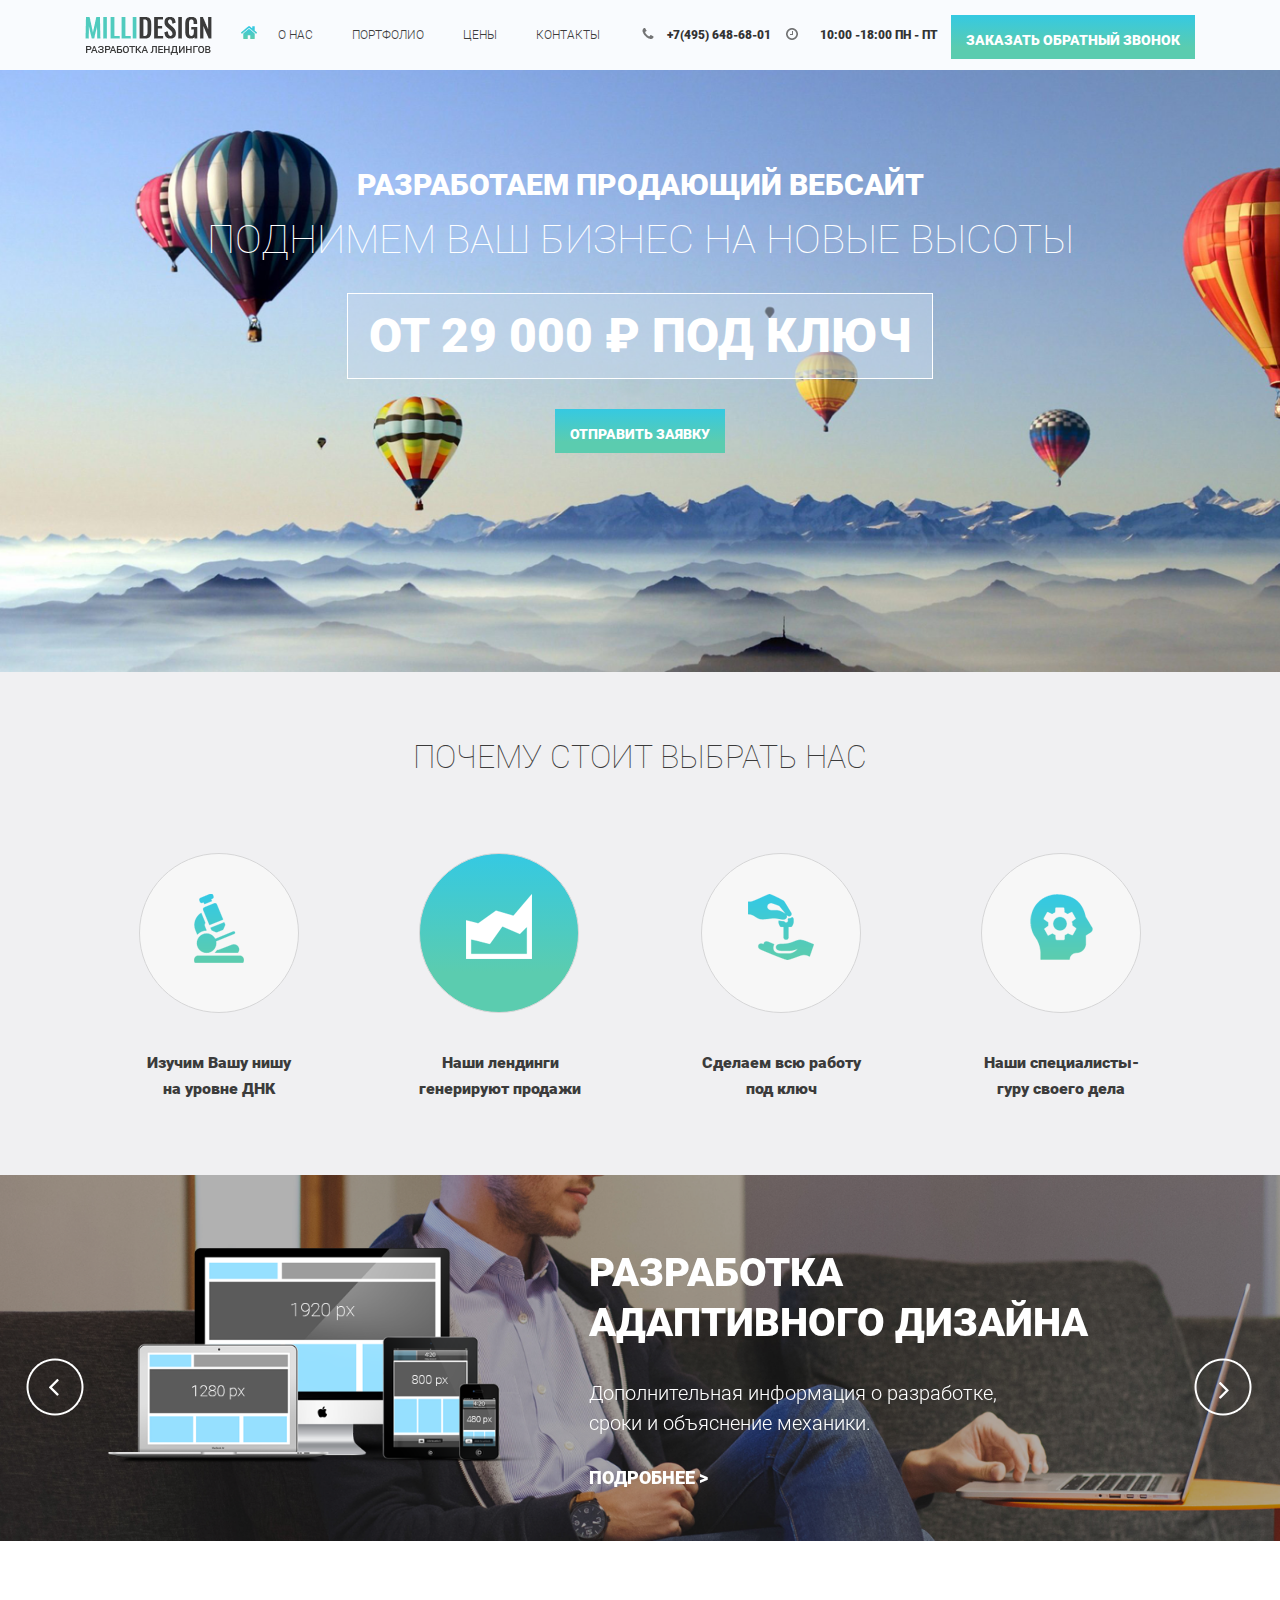
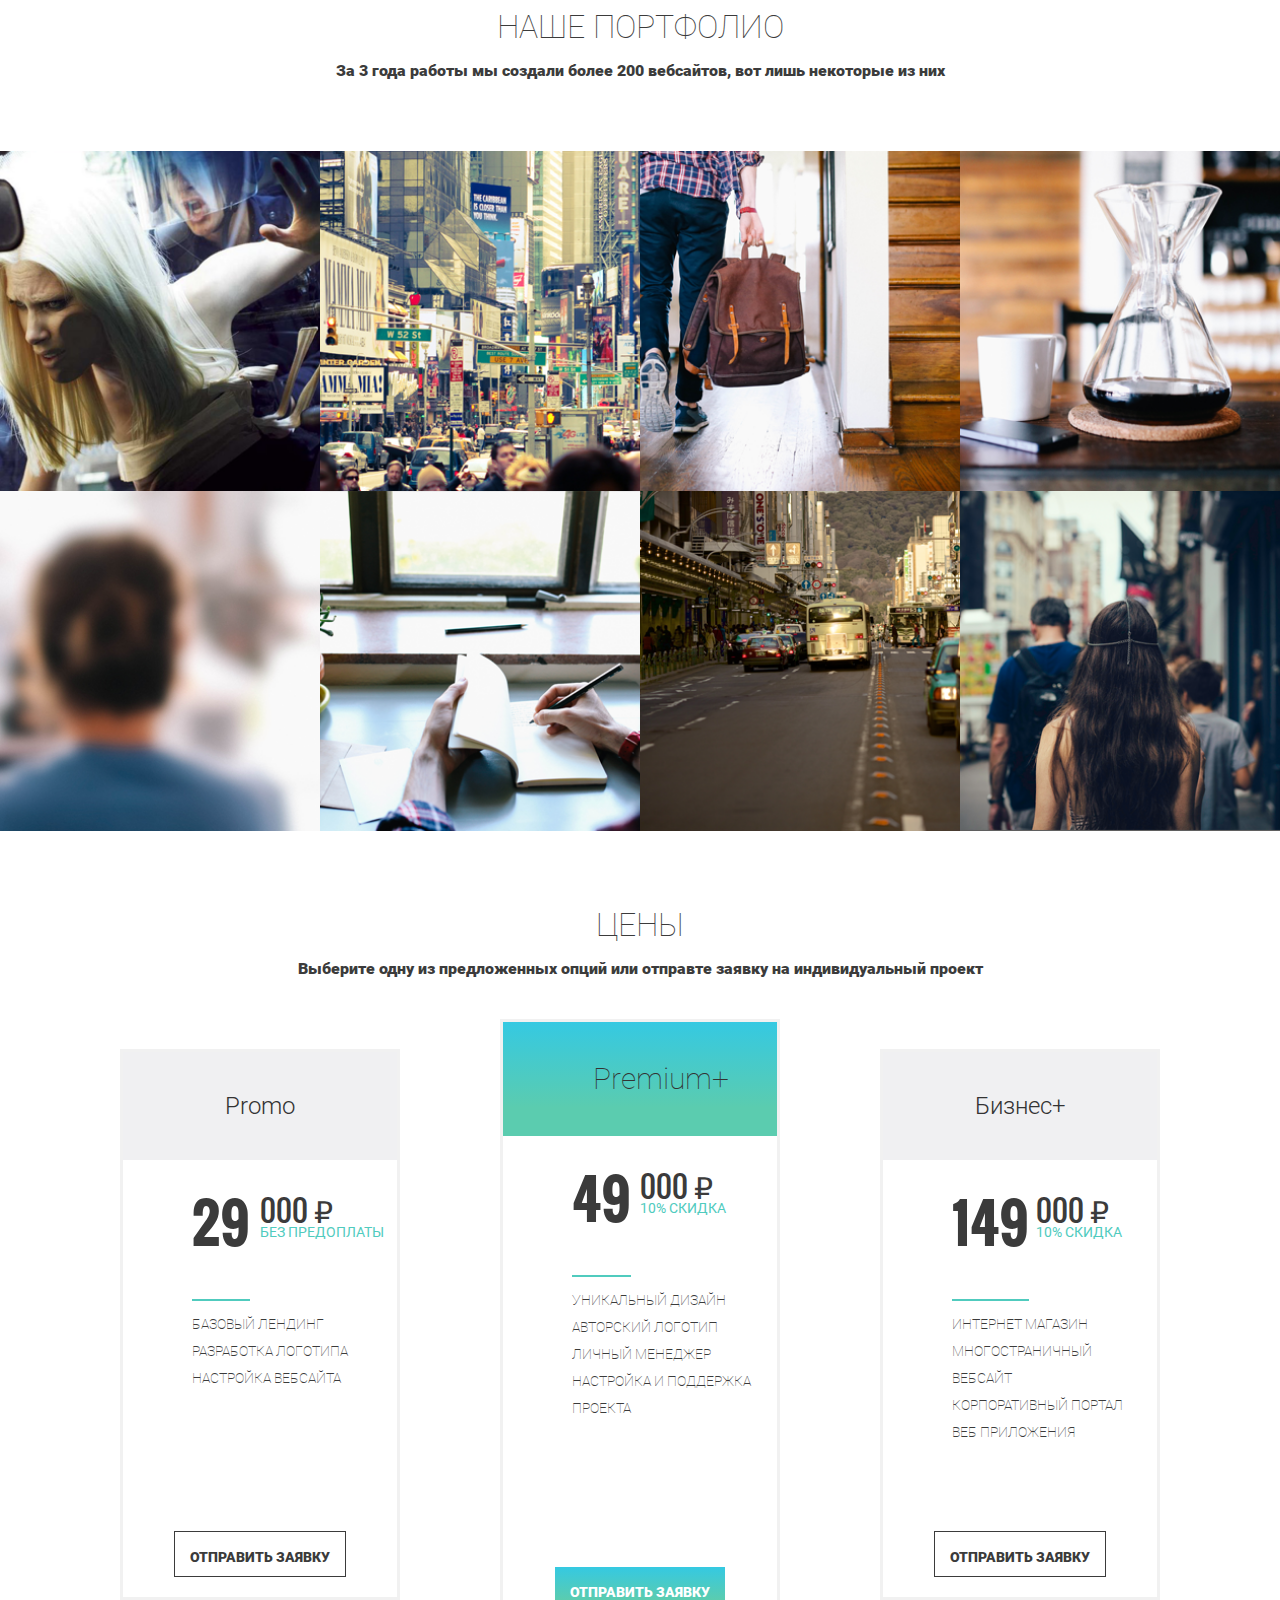
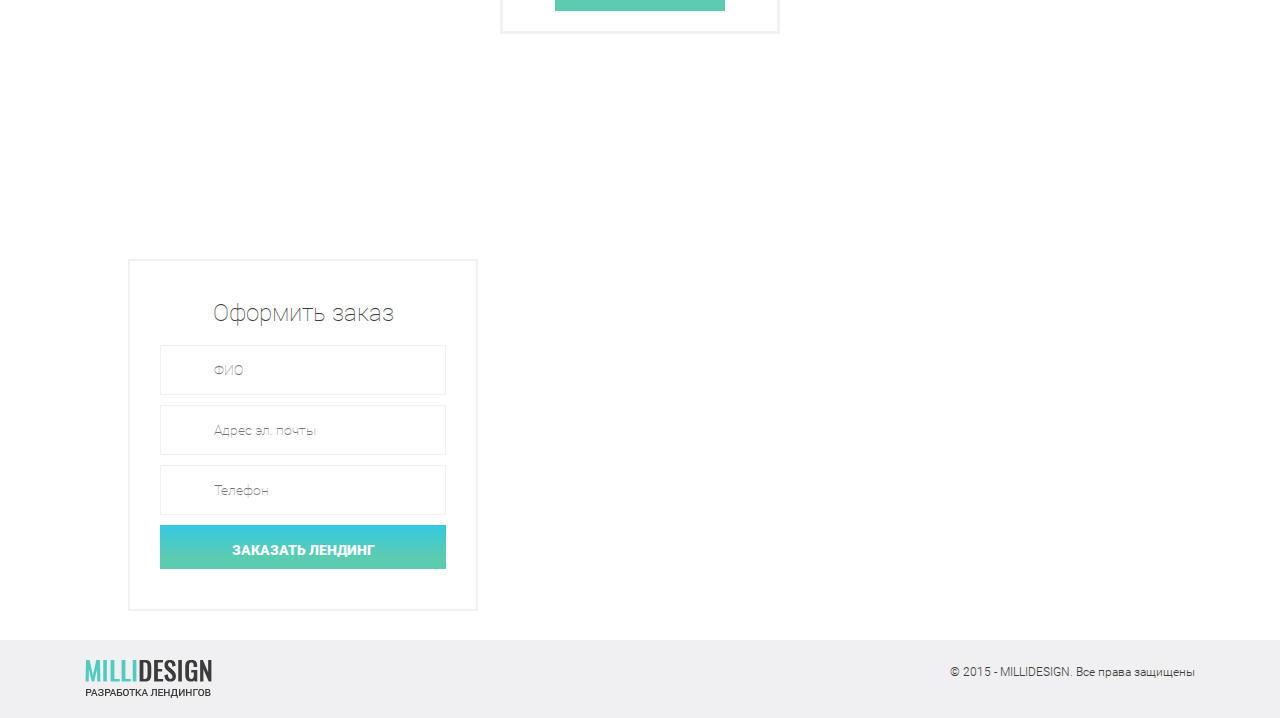
<file: index.html>
<!DOCTYPE html>
<html lang="en">
<head>
	<link href="css/bootstrap.min.css" rel="stylesheet">
	<link rel="stylesheet" href="css/all.css">
	<link rel="stylesheet" href="slick/slick.css">
	<link rel="stylesheet" href="slick/slick-theme.css">
	<meta name="viewport" content="width=device-width, initial-scale=1">
	<meta charset="UTF-8">
	<title>Millidesign</title>	
	<script src="https://ajax.googleapis.com/ajax/libs/jquery/3.1.1/jquery.min.js"></script>
	<script src="js/bootstrap.min.js"></script>
	<script src="js/masonry.pkgd.min.js"></script>
	<script src="js/jquery-imagefill.js"></script>
	<script src="js/imageloaded.js"></script>
	<script src="js/common.js"></script>
	<script src="slick/slick.min.js"></script>

</head>
<body>
	<header>
		<div class="main-header clearfix">
			<img class="logo" src="images/logo.png" alt="logo">
			<form class="header-form" action="#">
				<button>заказать обратный звонок</button>
			</form>
				<nav>
					<ul>
						<li><img src="images/home.png" alt=""></li>
						<li><a class="a-hover" href="#">О нас</a></li>
						<li><a class="a-hover" href="#">Портфолио</a></li>
						<li><a class="a-hover" href="#">Цены </a></li>
						<li><a class="a-hover" href="#">Контакты</a></li>
						<li>+7(495) 648-68-01</li>
						<li> 10:00 -18:00 ПН - ПТ</li>
					</ul>
				</nav>
			<div style="display: none;" class="pop-outer">
					<div class="pop-inter">
						<div class="close">X</div>
						<h3>Заказать звонок</h3>			
						<ul>
							<li class="input-name">
								<input name="name" type="text" placeholder="ФИО" required>
							</li>
							<li class="input-phone">
								<input type="tel" placeholder="Телефон" >
							</li>
						</ul>
						<textarea type="text" placeholder="Сообщение" pattern="[A-Za-z]" required></textarea>
						<form action="#">
							<button class="pop-pup-botton">отправить заявку</button>
						</form>
					</div>	
			</div>			
		</div>	
	</header>
	<section class="info">
		<div class="info-banner">
			<h3>Разработаем продающий вебсайт</h3>
			<p>поднимем Ваш бизнес на новые высоты</p>
			<span>От 29 000 ₽ под ключ</span>
			<form >
				<button>отправить заявку</button>
	 		</form>
		</div>
	</section>
	<section class="why-we">
		<div class="maine-why-we">
			<h2>Почему стоит выбрать нас</h2>
			<ul class="clearfix">
				<li>
					<div><img src="images/dna.png" alt="dna"></div>
					<p>Изучим Вашу нишу</br> на уровне ДНК</p>
				</li>
				<li>
					<div class="sell"><img src="images/selling.png" alt="selling"></div>
					<p>Наши лендинги</br> генерируют продажи</p>
				</li>
				<li>
					<div><img src="images/turnkey-works.png" alt="turnkey-works"></div>
					<p>Сделаем всю работу</br> под ключ</p>
				</li>
				<li>
					<div><img src="images/guru.png" alt="guru"></div>
					<p>Наши специалисты-</br> гуру своего дела</p>
				</li>
			</ul>
		</div>
	</section>
	<section class="slider">
		<div class="sl">
			<div class="sl-slide">
				<img src="images/sl1.png" alt="img-slider1">
				<div class="sl-text">
					<h3>Разработка</br>адаптивного дизайна</h3>
					<p>Дополнительная информация о разработке,</br>сроки и объяснение механики.</p>
					<a href="#">подробнее ></a>
				</div>
				<div class="banner">
					<img src="images/sl1-1.png" alt="banner">
				</div>
			</div>
			<div class="sl-slide">
				<img src="images/sl2.png" alt="img-slider2">
				<div class="sl-text">
					<h3>осуществляем</br>поддержку проектов</h3>
					<p>Дополнительная информация о разработке,</br>сроки и объяснение механики.</p>
					<a href="#">подробнее ></a>
				</div>
				<div class="banner">
					<img  class="img-banner2" src="images/sl2-2.png" alt="banner">
				</div>
			</div>
			<div class="sl-slide">
				<img src="images/sl3.png" alt="img-slider3">
				<div class="sl-text">
					<h3>логотип в подарок</br>при заказе лендинга</h3>
					<p>Дополнительная информация о разработке,</br>сроки и объяснение механики.</p>
					<a href="#">подробнее ></a>
				</div>
				<div class="banner">
					<img class="img-banner3" src="images/sl3-3.png" alt="banner">
				</div>
			</div>
		</div>
		<div class="controllers">
			<div class="prev"></div>
			<div class="next"></div>
		</div>
	</section> 
	<section class="portfolio clearfix">
		<div class="main-portfolio">
			<h2>Наше портфолио</h2>
			<p>За 3 года работы мы создали более 200 вебсайтов, вот лишь некоторые из них</p>
		</div>
		<div class="container-fluid">
			<div class="row">
				<div class="masonry-container">
					<div class="col-md-3 col-sm-4 col-xs-6  item">
						<img src="images/work-1.png" alt="work-1">
						<div class="cover-portfolio">
							<a href="#">
							<span>Данила Смокинг</span>
							<p>Дизайн номер 23</p>
							<!-- <img src="images/hover-icon.png" alt=""> -->
							</a>
						</div>
					</div>
					<div class="col-md-3 col-sm-4 col-xs-6  item">
						<img src="images/work-2.png" alt="work-2">
						<div class="cover-portfolio">
							<a href="#">
							<span>Данила Смокинг</span>
							<p>Дизайн номер 23</p>
							</a>
						</div>
					</div>
					<div class="col-md-3 col-sm-4 col-xs-6  item">
						<img src="images/work-3.png" alt="">
						<div class="cover-portfolio">
							<a href="#">
							<span>Данила Смокинг</span>
							<p>Дизайн номер 23</p>
							</a>
						</div>
					</div>
					<div class="col-md-3 col-sm-4 col-xs-6  item">
						<img src="images/work-4.png" alt="">
						<div class="cover-portfolio">
							<a href="#">
							<span>Данила Смокинг</span>
							<p>Дизайн номер 23</p>
							</a>
						</div>
					</div>
					<div class="col-md-3 col-sm-4 col-xs-6  item">
						<img src="images/work-5.png" alt="">
						<div class="cover-portfolio">
							<a href="#">
							<span>Данила Смокинг</span>
							<p>Дизайн номер 23</p>
							</a>
						</div>
					</div>
					<div class="col-md-3 col-sm-4 col-xs-6  item">
						<img src="images/work-6.png" alt="">
						<div class="cover-portfolio">
							<a href="#">
							<span>Данила Смокинг</span>
							<p>Дизайн номер 23</p>
							</a>
						</div>
					</div>
					<div class="col-md-3 col-sm-4 col-xs-6  item">
						<img src="images/work-7.png" alt="">
						<div class="cover-portfolio">
							<a href="#">
							<span>Данила Смокинг</span>
							<p>Дизайн номер 23</p>
							</a>
						</div>
					</div>
					<div class="col-md-3 col-sm-4 col-xs-6  item">
						<img src="images/work-8.png" alt="">
						<div class="cover-portfolio">
							<a href="#">
							<span>Данила Смокинг</span>
							<p>Дизайн номер 23</p>
							</a>
						</div>
					</div>
				</div>
			</div>
		</div>
   	</section>
   	<section class="price">
		<div class="main-price">
		   	<h2>Цены</h2>
		   	<p>Выберите одну из предложенных опций или отправте заявку на индивидуальный проект</p>
		   	<ul class="clearfix">
		   		<li>
		   			<h3>Promo</h3>
		   			<div class="clearfix">
			   			<h4>29</h4>
			   			<p class="pick">000 ₽</p>
			   			<p>без предоплаты</p>
			   		</div>
			   		<dl>
			   			<dd>Базовый лендинг</dd>
			   			<dd>Разработка логотипа</dd>
			   			<dd>Настройка вебсайта</dd>
			   		</dl>
		   			<form action="#">
		   				<button class="button">Отправить заявку</button>
		   			</form>
		   		</li>
		   		<li>
		   			<h3>Premium+</h3>
		   			<div class="clearfix">
			   			<h4>49</h4>
			   			<p class="pick">000 ₽</p>
			   			<p>10% скидка</p>
		   			</div>
		   			<dl>
		   				<dd>Уникальный дизайн</dd>
		   				<dd>Авторский логотип</dd>
		   				<dd>Личный менеджер</dd>
		   				<dd>Настройка и поддержка</br>проекта</dd>
		   			</dl>
		   			
		   			<form action="#">
		   				<button>Отправить заявку</button>
		   			</form>
		   		</li>
		   		<li>
		   			<h3>Бизнес+</h3>
		   			<div class="clearfix">
			   			<h4>149</h4>
			   			<p class="pick last-p">000 ₽</p>
			   			<p class="last-p">10% скидка</p>
		   			</div>
		   			<dl>
		   				<dd>Интернет магазин</dd>
		   				<dd>Многостраничный</br> вебсайт</dd>
		   				<dd>Корпоративный портал</dd>
		   				<dd>Веб приложения</dd>
		   			</dl>
		   			<form action="#">
		   				<button class="button">Отправить заявку</button>
		   			</form>
		   		</li>
		   	</ul>
		</div>
   	</section>
   	<footer>
   		<div class="code-map">
			<iframe src="https://www.google.com/maps/embed?pb=!1m14!1m8!1m3!1d2713424.8450470315!2d31.18287!3d48.383022!3m2!1i1024!2i768!4f13.1!3m3!1m2!1s0x40d1d9c154700e8f%3A0x1068488f64010!2z0KPQutGA0LDQuNC90LA!5e0!3m2!1sru!2sua!4v1478450305521" width="100%" height="532" frameborder="0" style="border:0" allowfullscreen></iframe>
		</div>
		<div class="form">
			<h3>Оформить заказ</h3>
			<ul>
				<li>
				<input name="name" type="text" placeholder="ФИО" required>
				</li>
				<li>
				<input type="email" name="email" placeholder="Адрес эл. почты" required>
				</li>
				<li>
				<input type="tel" id="shest" placeholder="Телефон" >
				</li>
			</ul>
			<form action="#">
				<button>заказать лендинг</button>
			</form>
		</div>
		<div class="footer">
			<div class="main-footer clearfix">
				<img src="images/logo.png" alt="logo">
				<p>© 2015 - MILLIDESIGN. Все права защищены</p>
			</div>
		</div>
   	</footer>
</body>
</html>
</file>
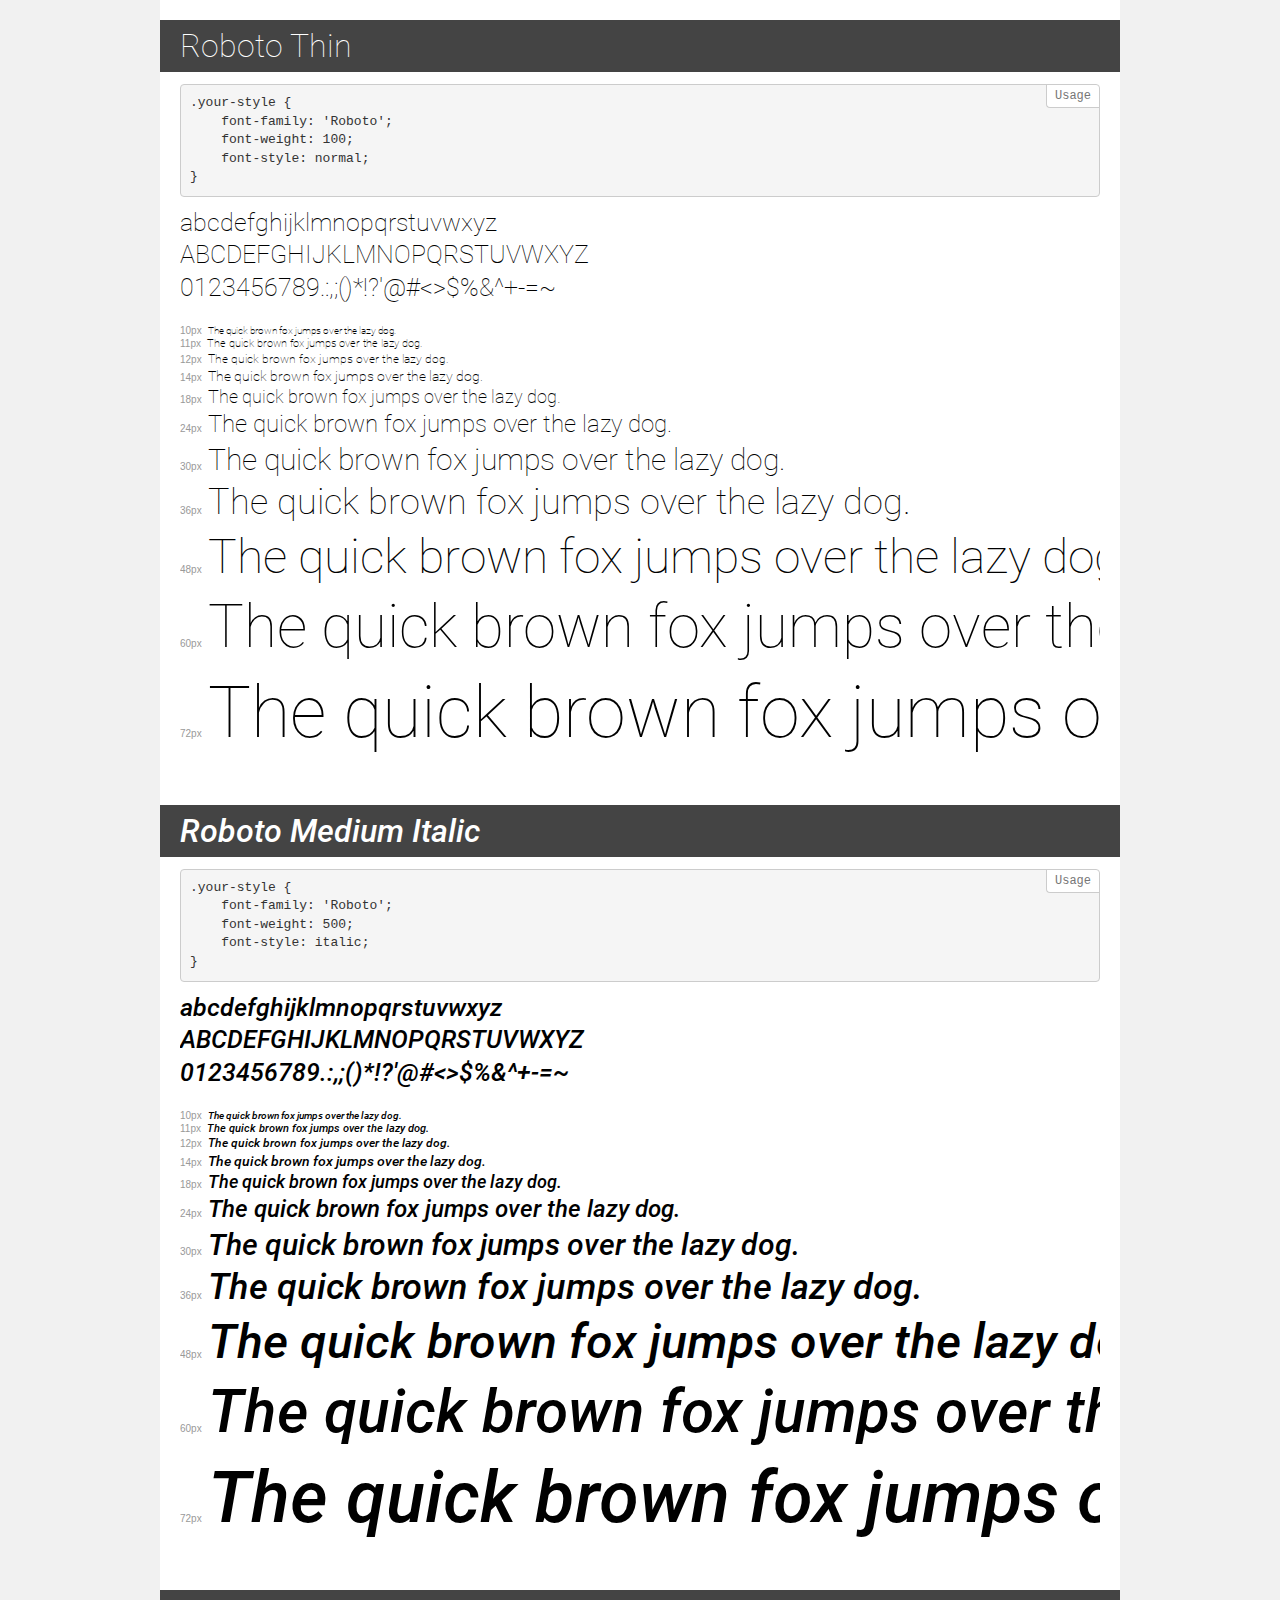
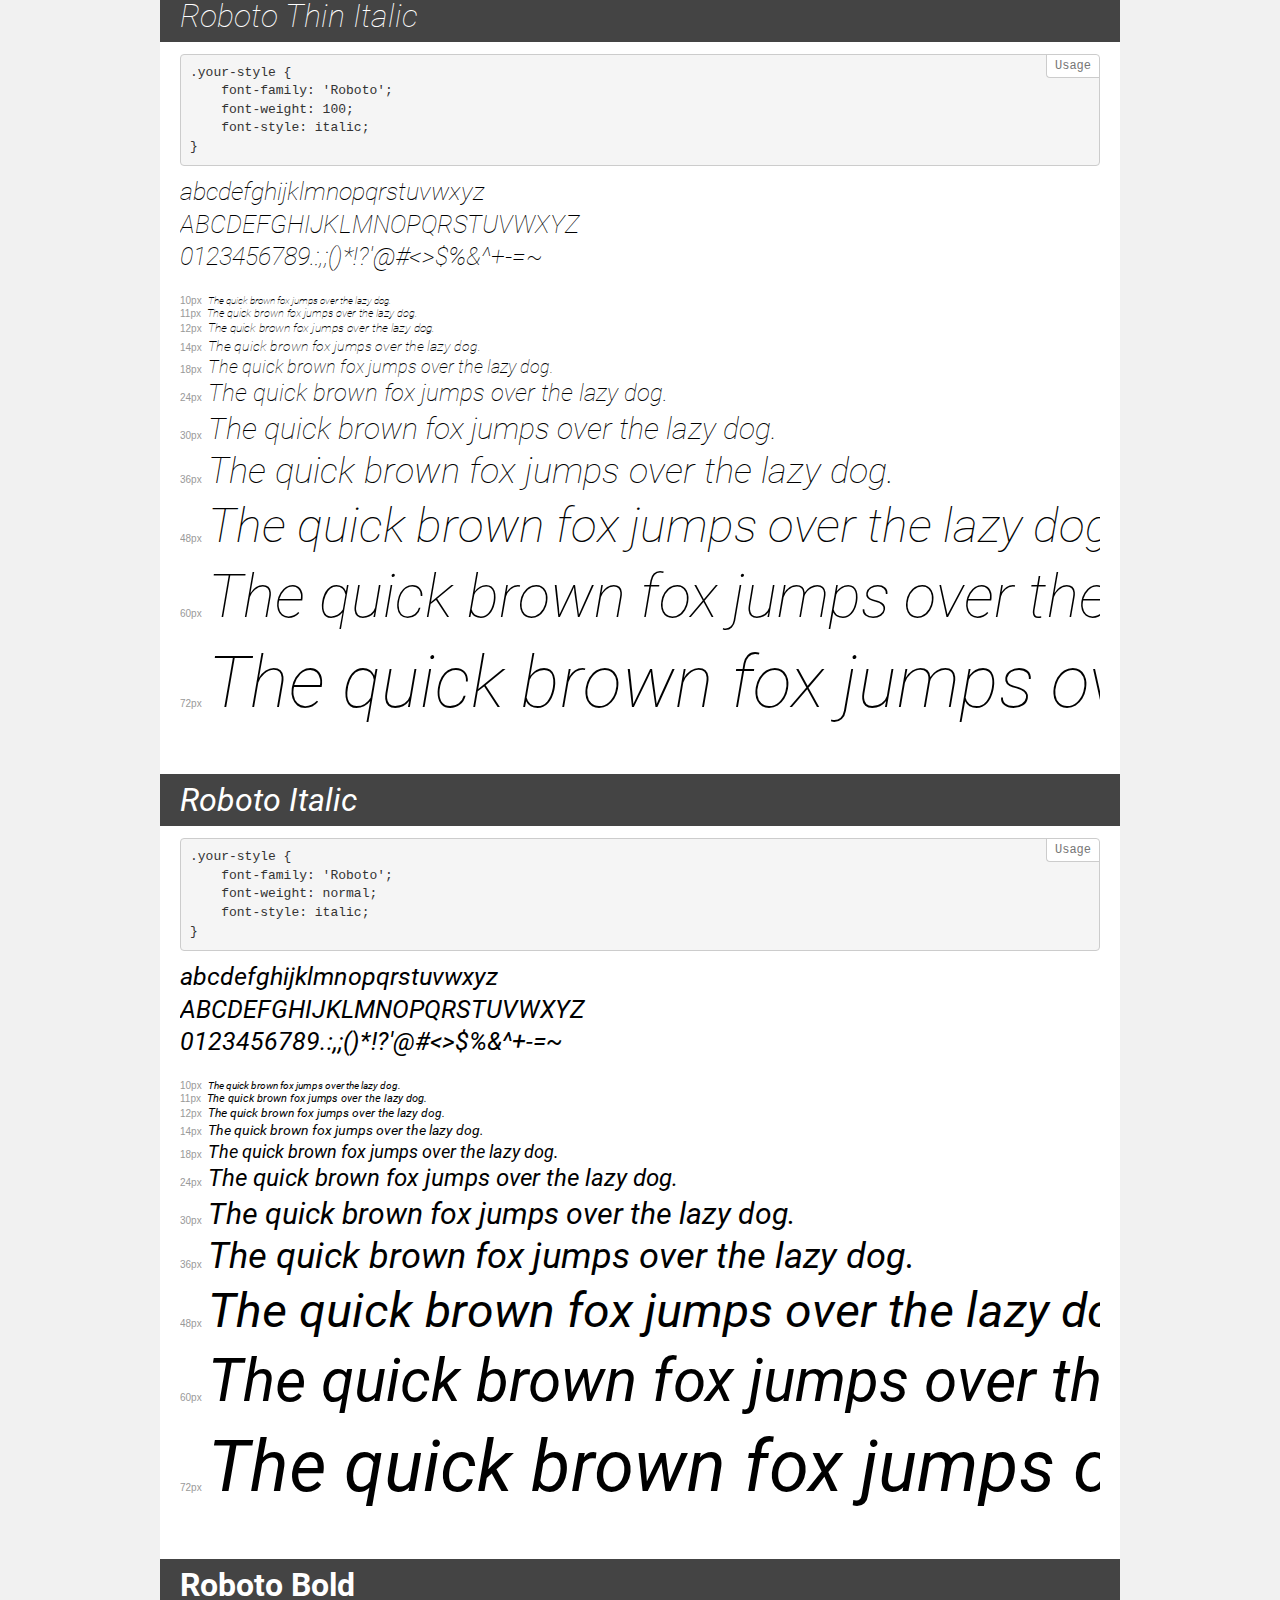
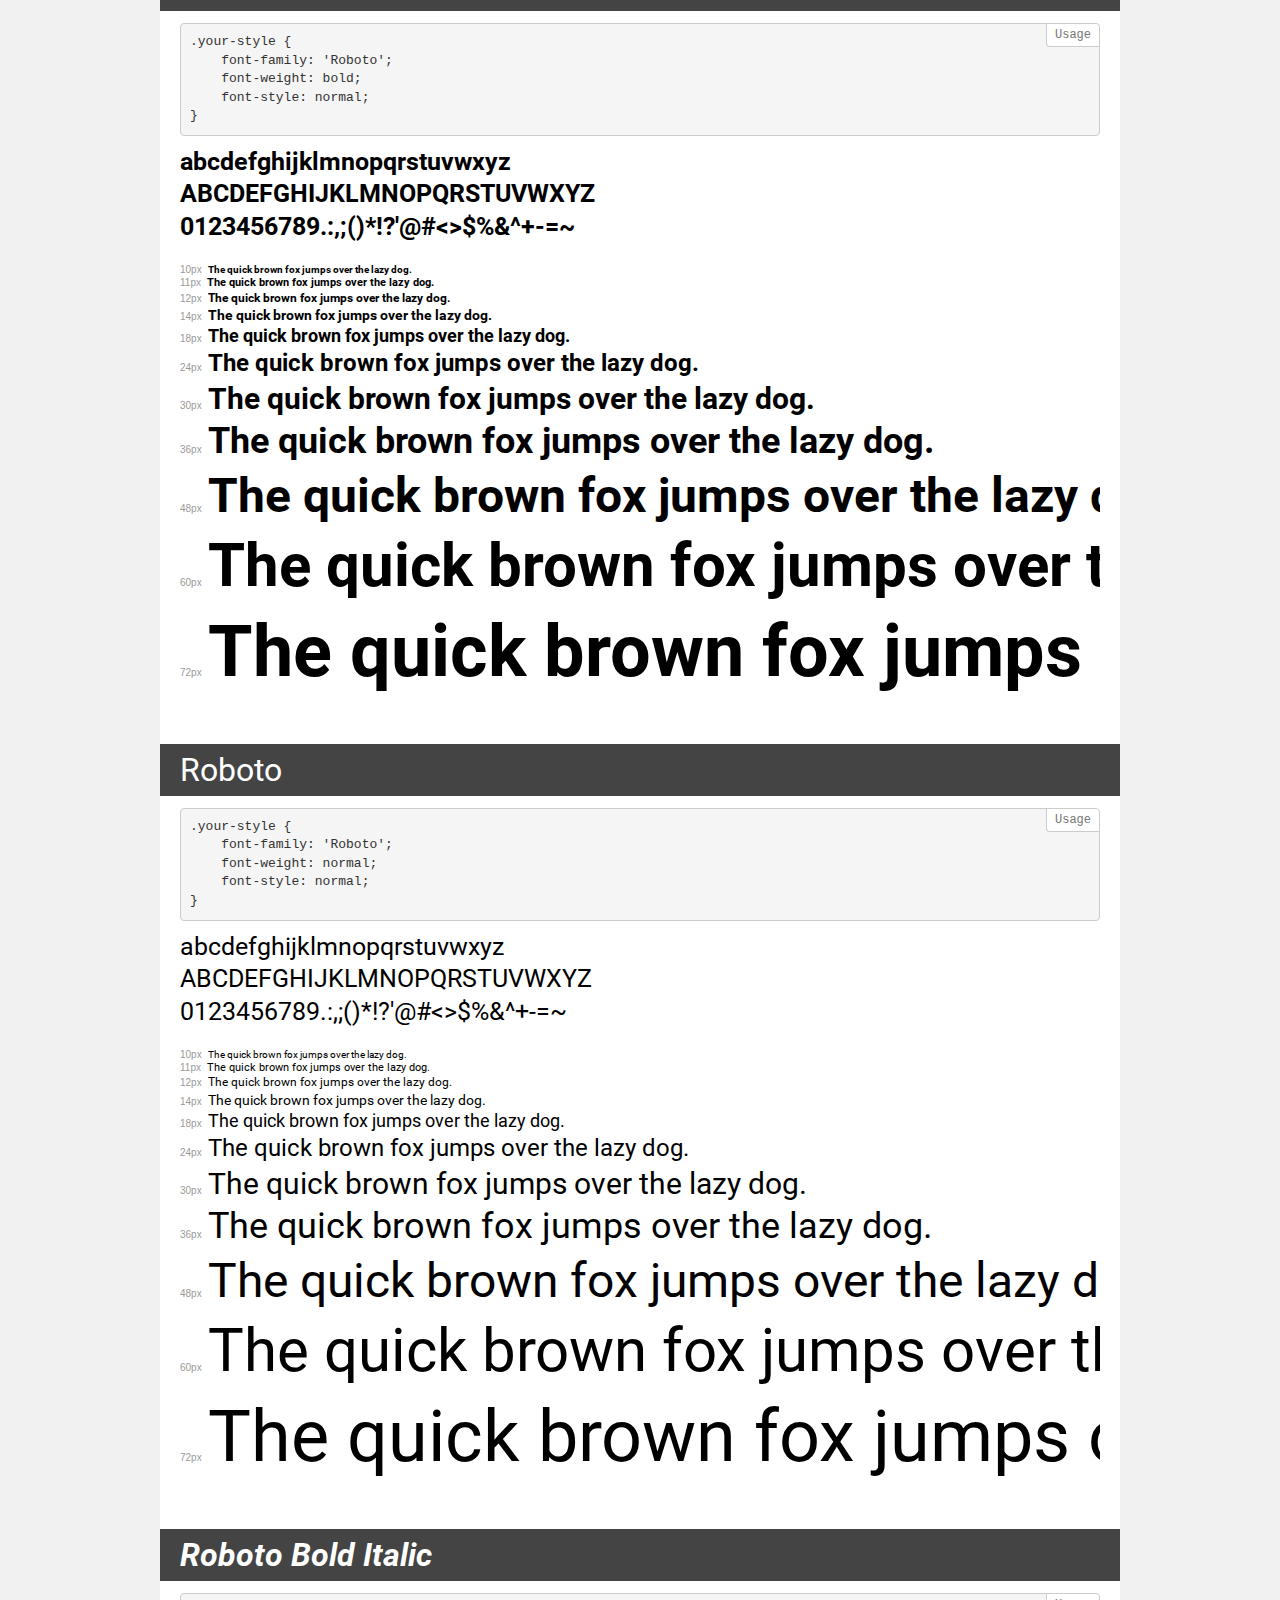
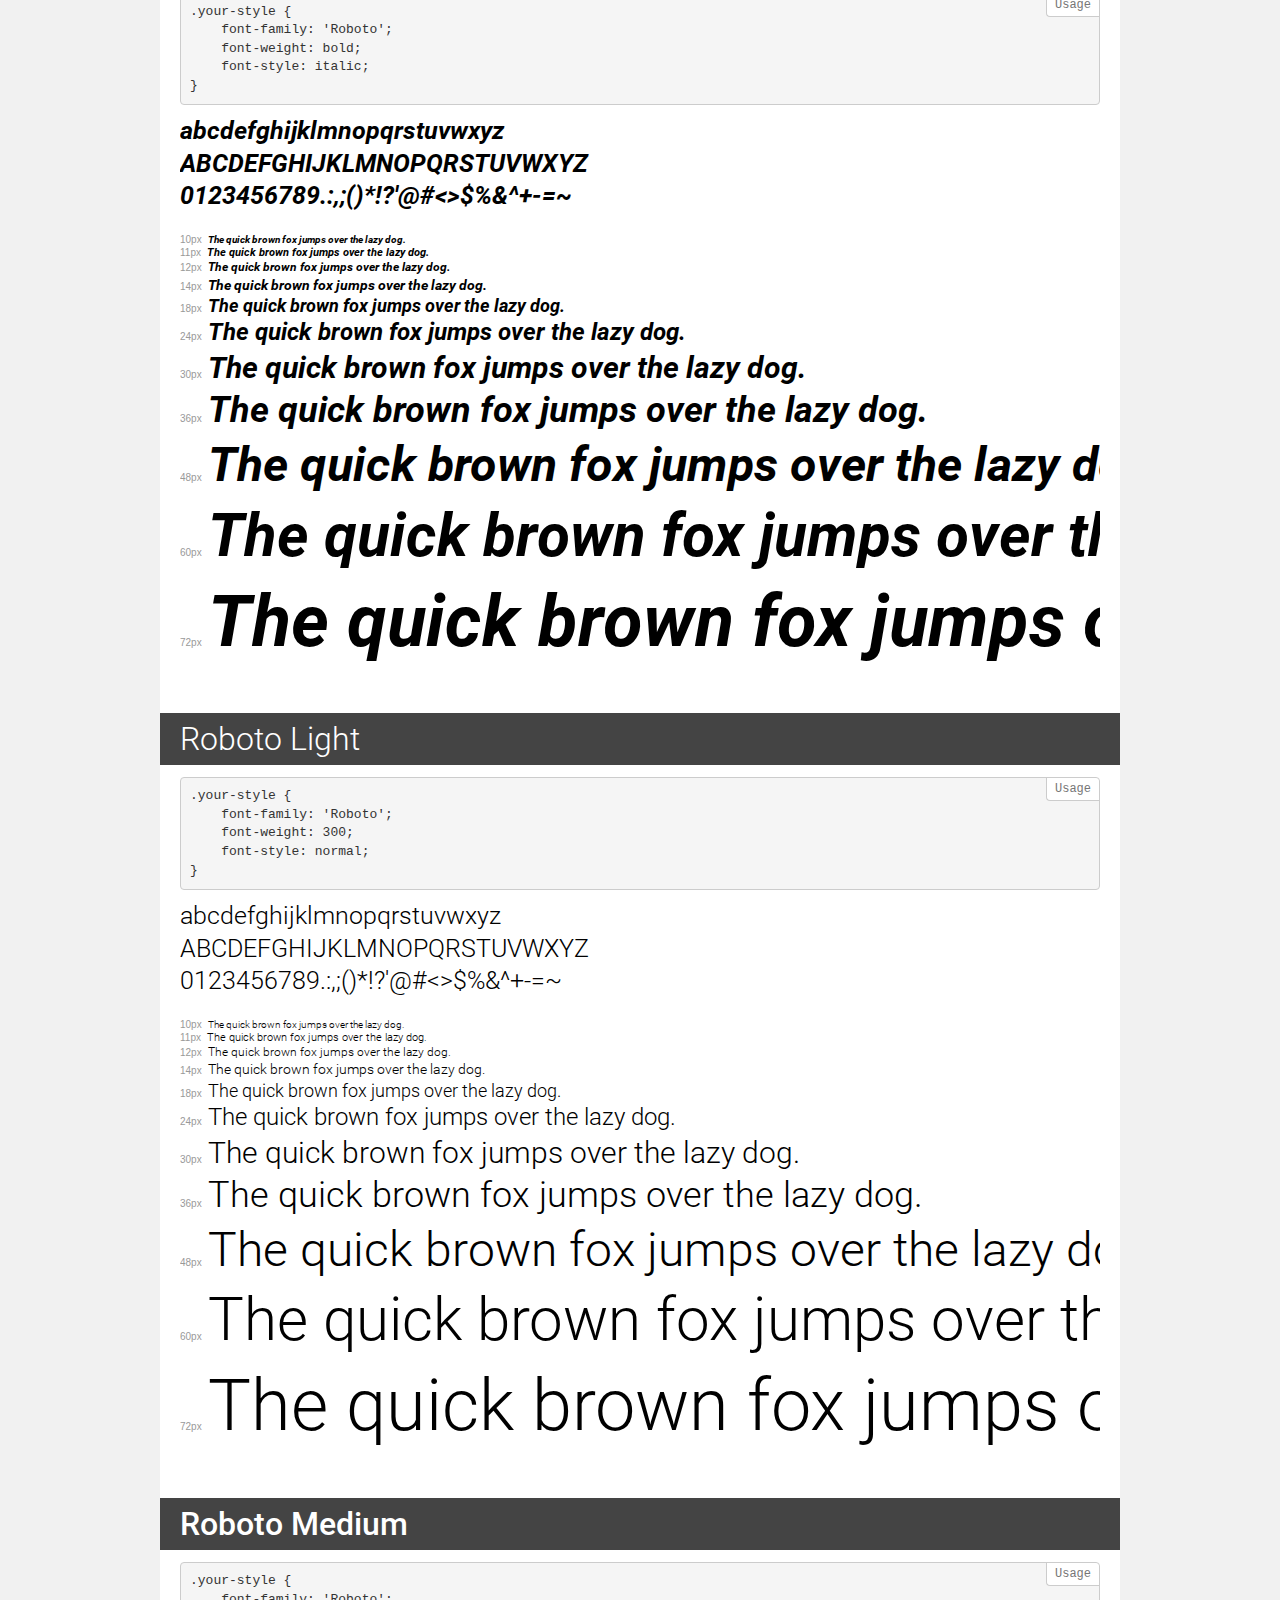
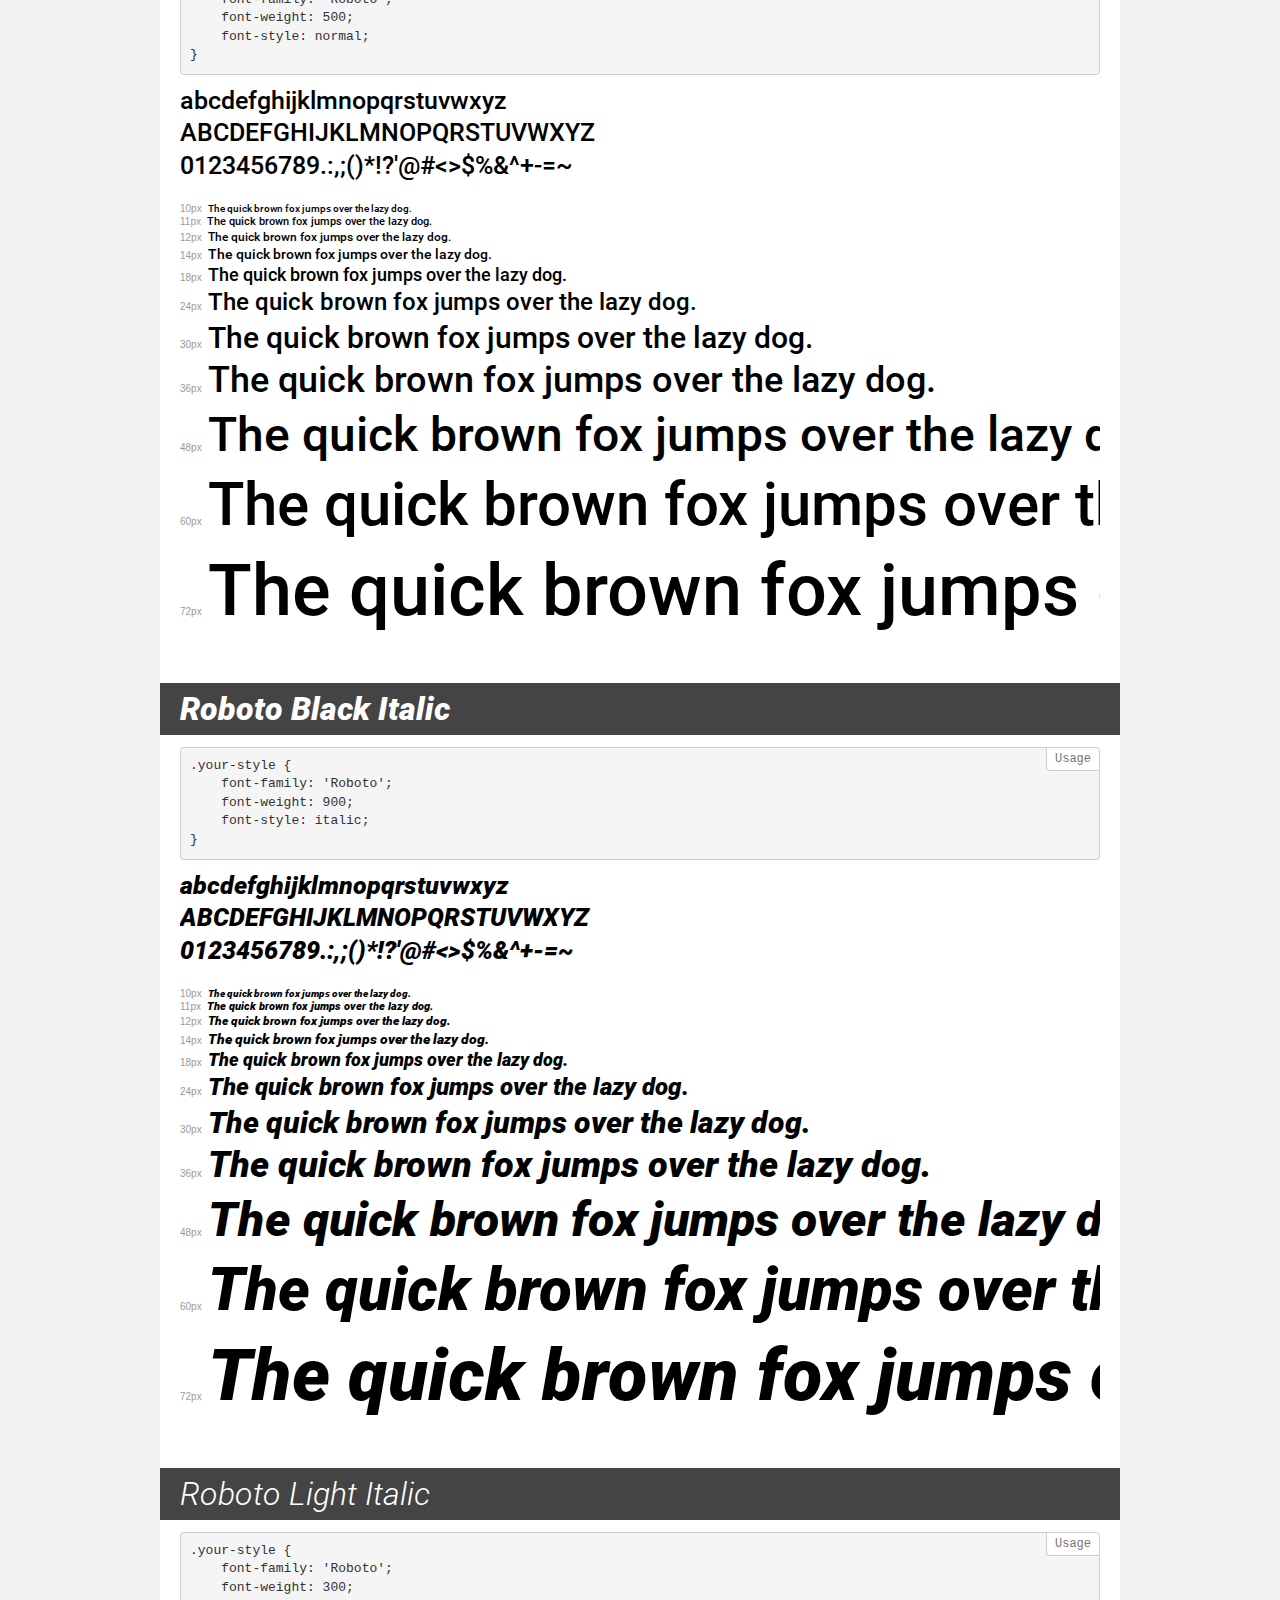
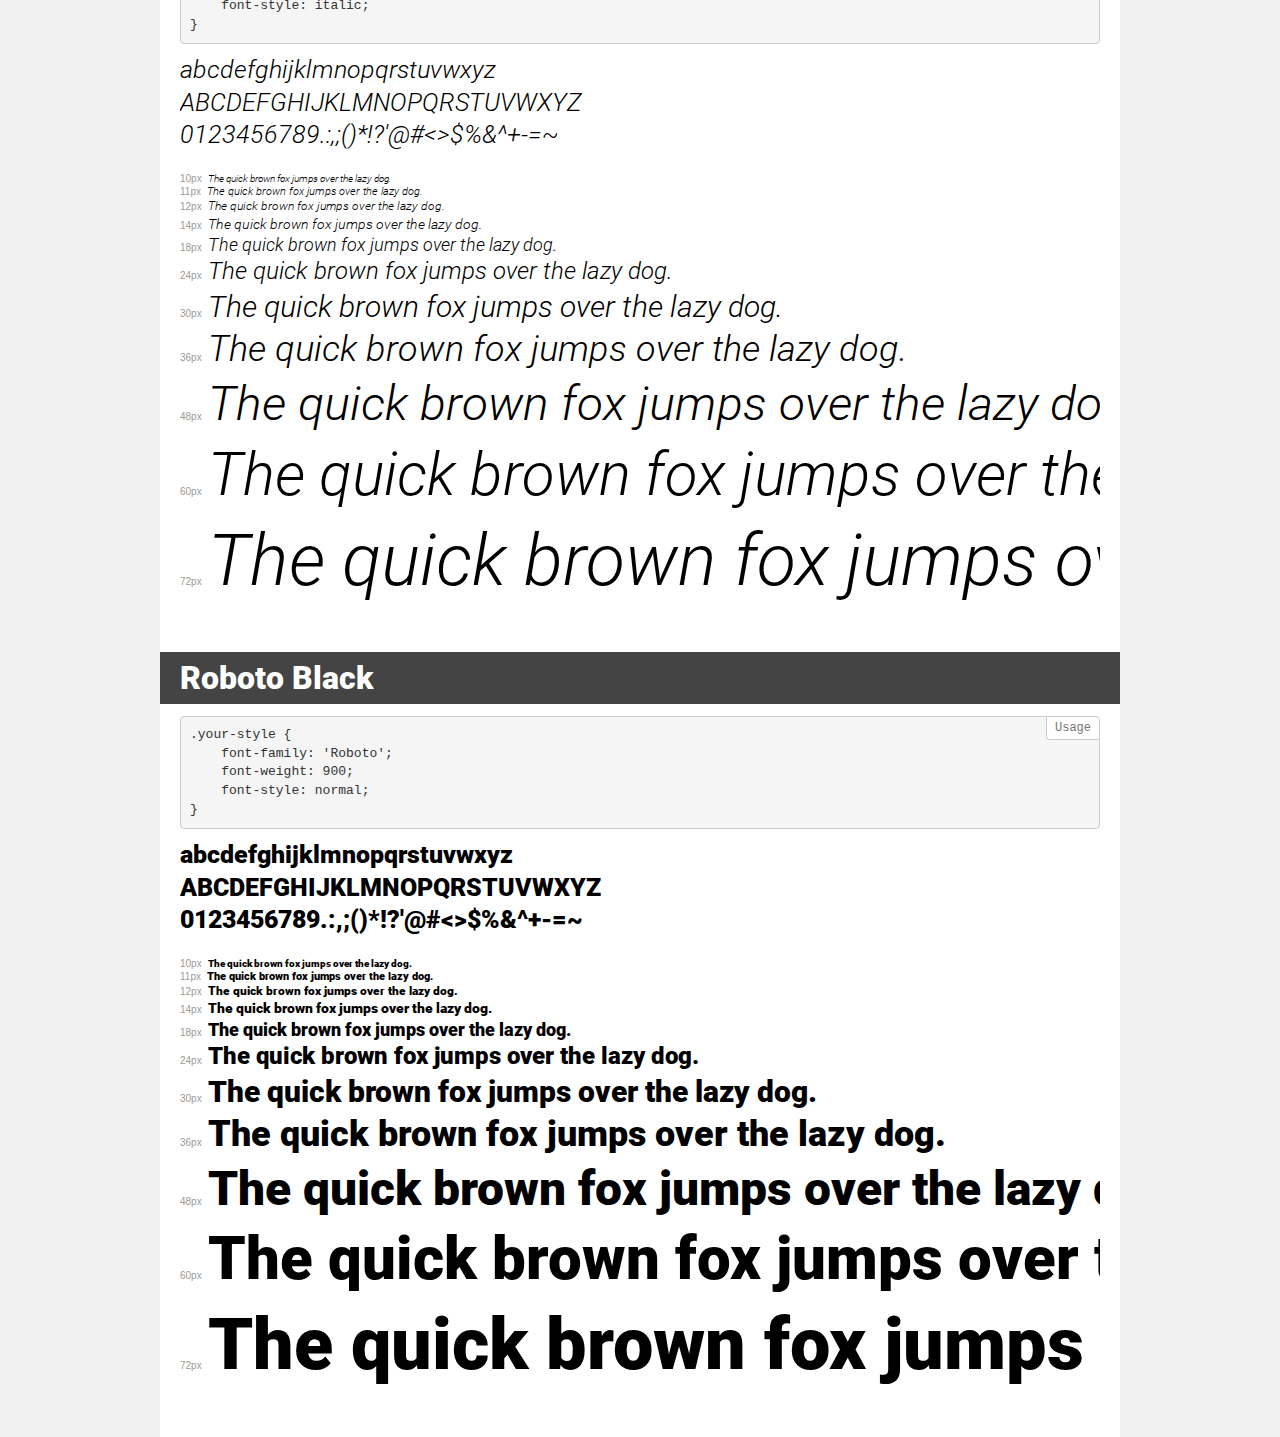
<file: fonts/demo.html>
<!DOCTYPE html>
<html>
<head>
	<meta charset="utf-8">
	<meta http-equiv="X-UA-Compatible" content="IE=edge">
	<meta name="viewport" content="width=device-width, initial-scale=1">
	<meta name="robots" content="noindex, noarchive">
	<title>Transfonter demo</title>
	<link href="stylesheet.css" rel="stylesheet">
	<style>
		/*
		http://meyerweb.com/eric/tools/css/reset/
		v2.0 | 20110126
		License: none (public domain)
		*/
		html, body, div, span, applet, object, iframe,
		h1, h2, h3, h4, h5, h6, p, blockquote, pre,
		a, abbr, acronym, address, big, cite, code,
		del, dfn, em, img, ins, kbd, q, s, samp,
		small, strike, strong, sub, sup, tt, var,
		b, u, i, center,
		dl, dt, dd, ol, ul, li,
		fieldset, form, label, legend,
		table, caption, tbody, tfoot, thead, tr, th, td,
		article, aside, canvas, details, embed,
		figure, figcaption, footer, header, hgroup,
		menu, nav, output, ruby, section, summary,
		time, mark, audio, video {
			margin: 0;
			padding: 0;
			border: 0;
			font-size: 100%;
			font: inherit;
			vertical-align: baseline;
		}
		/* HTML5 display-role reset for older browsers */
		article, aside, details, figcaption, figure,
		footer, header, hgroup, menu, nav, section {
			display: block;
		}
		body {
			line-height: 1;
		}
		ol, ul {
			list-style: none;
		}
		blockquote, q {
			quotes: none;
		}
		blockquote:before, blockquote:after,
		q:before, q:after {
			content: '';
			content: none;
		}
		table {
			border-collapse: collapse;
			border-spacing: 0;
		}
		/* common styles */
		body {
			background: #f1f1f1;
			color: #000;
		}
		.page {
			background: #fff;
			width: 920px;
			margin: 0 auto;
			padding: 20px 20px 0 20px;
			overflow: hidden;
		}
		.font-container {
			overflow-x: auto;
			overflow-y: hidden;
			margin-bottom: 40px;
			line-height: 1.3;
			white-space: nowrap;
			padding-bottom: 5px;
		}
		h1 {
			position: relative;
			background: #444;
			font-size: 32px;
			color: #fff;
			padding: 10px 20px;
			margin: 0 -20px 12px -20px;
		}
		.letters {
			font-size: 25px;
			margin-bottom: 20px;
		}
		.s10:before {
			content: '10px';
		}
		.s11:before {
			content: '11px';
		}
		.s12:before {
			content: '12px';
		}
		.s14:before {
			content: '14px';
		}
		.s18:before {
			content: '18px';
		}
		.s24:before {
			content: '24px';
		}
		.s30:before {
			content: '30px';
		}
		.s36:before {
			content: '36px';
		}
		.s48:before {
			content: '48px';
		}
		.s60:before {
			content: '60px';
		}
		.s72:before {
			content: '72px';
		}
		.s10:before, .s11:before, .s12:before, .s14:before,
		.s18:before, .s24:before, .s30:before, .s36:before,
		.s48:before, .s60:before, .s72:before {
			font-family: Arial, sans-serif;
			font-size: 10px;
			font-weight: normal;
			font-style: normal;
			color: #999;
			padding-right: 6px;
		}
		pre {
			display: block;
			position: relative;
			padding: 9px;
			margin: 0 0 10px;
			font-family: Monaco, Menlo, Consolas, "Courier New", monospace;
			font-size: 13px;
			line-height: 1.428571429;
			color: #333;
			font-weight: normal !important;
			font-style: normal !important;
			background-color: #f5f5f5;
			border: 1px solid #ccc;
			overflow-x: auto;
			border-radius: 4px;
		}
		pre:after {
			display: block;
			position: absolute;
			right: 0;
			top: 0;
			content: 'Usage';
			line-height: 1;
			padding: 5px 8px;
			font-size: 12px;
			color: #767676;
			background-color: #fff;
			border: 1px solid #ccc;
			border-right: none;
			border-top: none;
			border-radius: 0 4px 0 4px;
			z-index: 10;
		}
		/* responsive */
		@media (max-width: 959px) {
			.page {
				width: auto;
				margin: 0;
			}
		}
		/* fonts demo styles */
		.demo-0 {
			font-family: 'Roboto';
			font-weight: 100;
			font-style: normal;
		}
		.demo-1 {
			font-family: 'Roboto';
			font-weight: 500;
			font-style: italic;
		}
		.demo-2 {
			font-family: 'Roboto';
			font-weight: 100;
			font-style: italic;
		}
		.demo-3 {
			font-family: 'Roboto';
			font-weight: normal;
			font-style: italic;
		}
		.demo-4 {
			font-family: 'Roboto';
			font-weight: bold;
			font-style: normal;
		}
		.demo-5 {
			font-family: 'Roboto';
			font-weight: normal;
			font-style: normal;
		}
		.demo-6 {
			font-family: 'Roboto';
			font-weight: bold;
			font-style: italic;
		}
		.demo-7 {
			font-family: 'Roboto';
			font-weight: 300;
			font-style: normal;
		}
		.demo-8 {
			font-family: 'Roboto';
			font-weight: 500;
			font-style: normal;
		}
		.demo-9 {
			font-family: 'Roboto';
			font-weight: 900;
			font-style: italic;
		}
		.demo-10 {
			font-family: 'Roboto';
			font-weight: 300;
			font-style: italic;
		}
		.demo-11 {
			font-family: 'Roboto';
			font-weight: 900;
			font-style: normal;
		}
	</style>
</head>
<body>
<div class="page">
	<div class="demo-0">
		<h1>Roboto Thin</h1>
		<pre>.your-style {
    font-family: 'Roboto';
    font-weight: 100;
    font-style: normal;
}</pre>
		<div class="font-container">
			<p class="letters">
				abcdefghijklmnopqrstuvwxyz <br />
				ABCDEFGHIJKLMNOPQRSTUVWXYZ <br />				0123456789.:,;()*!?'@#<>$%&^+-=~
			</p>
			<p class="s10" style="font-size: 10px;">The quick brown fox jumps over the lazy dog.</p>
			<p class="s11" style="font-size: 11px;">The quick brown fox jumps over the lazy dog.</p>
			<p class="s12" style="font-size: 12px;">The quick brown fox jumps over the lazy dog.</p>
			<p class="s14" style="font-size: 14px;">The quick brown fox jumps over the lazy dog.</p>
			<p class="s18" style="font-size: 18px;">The quick brown fox jumps over the lazy dog.</p>
			<p class="s24" style="font-size: 24px;">The quick brown fox jumps over the lazy dog.</p>
			<p class="s30" style="font-size: 30px;">The quick brown fox jumps over the lazy dog.</p>
			<p class="s36" style="font-size: 36px;">The quick brown fox jumps over the lazy dog.</p>
			<p class="s48" style="font-size: 48px;">The quick brown fox jumps over the lazy dog.</p>
			<p class="s60" style="font-size: 60px;">The quick brown fox jumps over the lazy dog.</p>
			<p class="s72" style="font-size: 72px;">The quick brown fox jumps over the lazy dog.</p>
		</div>
	</div>
	<div class="demo-1">
		<h1>Roboto Medium Italic</h1>
		<pre>.your-style {
    font-family: 'Roboto';
    font-weight: 500;
    font-style: italic;
}</pre>
		<div class="font-container">
			<p class="letters">
				abcdefghijklmnopqrstuvwxyz <br />
				ABCDEFGHIJKLMNOPQRSTUVWXYZ <br />				0123456789.:,;()*!?'@#<>$%&^+-=~
			</p>
			<p class="s10" style="font-size: 10px;">The quick brown fox jumps over the lazy dog.</p>
			<p class="s11" style="font-size: 11px;">The quick brown fox jumps over the lazy dog.</p>
			<p class="s12" style="font-size: 12px;">The quick brown fox jumps over the lazy dog.</p>
			<p class="s14" style="font-size: 14px;">The quick brown fox jumps over the lazy dog.</p>
			<p class="s18" style="font-size: 18px;">The quick brown fox jumps over the lazy dog.</p>
			<p class="s24" style="font-size: 24px;">The quick brown fox jumps over the lazy dog.</p>
			<p class="s30" style="font-size: 30px;">The quick brown fox jumps over the lazy dog.</p>
			<p class="s36" style="font-size: 36px;">The quick brown fox jumps over the lazy dog.</p>
			<p class="s48" style="font-size: 48px;">The quick brown fox jumps over the lazy dog.</p>
			<p class="s60" style="font-size: 60px;">The quick brown fox jumps over the lazy dog.</p>
			<p class="s72" style="font-size: 72px;">The quick brown fox jumps over the lazy dog.</p>
		</div>
	</div>
	<div class="demo-2">
		<h1>Roboto Thin Italic</h1>
		<pre>.your-style {
    font-family: 'Roboto';
    font-weight: 100;
    font-style: italic;
}</pre>
		<div class="font-container">
			<p class="letters">
				abcdefghijklmnopqrstuvwxyz <br />
				ABCDEFGHIJKLMNOPQRSTUVWXYZ <br />				0123456789.:,;()*!?'@#<>$%&^+-=~
			</p>
			<p class="s10" style="font-size: 10px;">The quick brown fox jumps over the lazy dog.</p>
			<p class="s11" style="font-size: 11px;">The quick brown fox jumps over the lazy dog.</p>
			<p class="s12" style="font-size: 12px;">The quick brown fox jumps over the lazy dog.</p>
			<p class="s14" style="font-size: 14px;">The quick brown fox jumps over the lazy dog.</p>
			<p class="s18" style="font-size: 18px;">The quick brown fox jumps over the lazy dog.</p>
			<p class="s24" style="font-size: 24px;">The quick brown fox jumps over the lazy dog.</p>
			<p class="s30" style="font-size: 30px;">The quick brown fox jumps over the lazy dog.</p>
			<p class="s36" style="font-size: 36px;">The quick brown fox jumps over the lazy dog.</p>
			<p class="s48" style="font-size: 48px;">The quick brown fox jumps over the lazy dog.</p>
			<p class="s60" style="font-size: 60px;">The quick brown fox jumps over the lazy dog.</p>
			<p class="s72" style="font-size: 72px;">The quick brown fox jumps over the lazy dog.</p>
		</div>
	</div>
	<div class="demo-3">
		<h1>Roboto Italic</h1>
		<pre>.your-style {
    font-family: 'Roboto';
    font-weight: normal;
    font-style: italic;
}</pre>
		<div class="font-container">
			<p class="letters">
				abcdefghijklmnopqrstuvwxyz <br />
				ABCDEFGHIJKLMNOPQRSTUVWXYZ <br />				0123456789.:,;()*!?'@#<>$%&^+-=~
			</p>
			<p class="s10" style="font-size: 10px;">The quick brown fox jumps over the lazy dog.</p>
			<p class="s11" style="font-size: 11px;">The quick brown fox jumps over the lazy dog.</p>
			<p class="s12" style="font-size: 12px;">The quick brown fox jumps over the lazy dog.</p>
			<p class="s14" style="font-size: 14px;">The quick brown fox jumps over the lazy dog.</p>
			<p class="s18" style="font-size: 18px;">The quick brown fox jumps over the lazy dog.</p>
			<p class="s24" style="font-size: 24px;">The quick brown fox jumps over the lazy dog.</p>
			<p class="s30" style="font-size: 30px;">The quick brown fox jumps over the lazy dog.</p>
			<p class="s36" style="font-size: 36px;">The quick brown fox jumps over the lazy dog.</p>
			<p class="s48" style="font-size: 48px;">The quick brown fox jumps over the lazy dog.</p>
			<p class="s60" style="font-size: 60px;">The quick brown fox jumps over the lazy dog.</p>
			<p class="s72" style="font-size: 72px;">The quick brown fox jumps over the lazy dog.</p>
		</div>
	</div>
	<div class="demo-4">
		<h1>Roboto Bold</h1>
		<pre>.your-style {
    font-family: 'Roboto';
    font-weight: bold;
    font-style: normal;
}</pre>
		<div class="font-container">
			<p class="letters">
				abcdefghijklmnopqrstuvwxyz <br />
				ABCDEFGHIJKLMNOPQRSTUVWXYZ <br />				0123456789.:,;()*!?'@#<>$%&^+-=~
			</p>
			<p class="s10" style="font-size: 10px;">The quick brown fox jumps over the lazy dog.</p>
			<p class="s11" style="font-size: 11px;">The quick brown fox jumps over the lazy dog.</p>
			<p class="s12" style="font-size: 12px;">The quick brown fox jumps over the lazy dog.</p>
			<p class="s14" style="font-size: 14px;">The quick brown fox jumps over the lazy dog.</p>
			<p class="s18" style="font-size: 18px;">The quick brown fox jumps over the lazy dog.</p>
			<p class="s24" style="font-size: 24px;">The quick brown fox jumps over the lazy dog.</p>
			<p class="s30" style="font-size: 30px;">The quick brown fox jumps over the lazy dog.</p>
			<p class="s36" style="font-size: 36px;">The quick brown fox jumps over the lazy dog.</p>
			<p class="s48" style="font-size: 48px;">The quick brown fox jumps over the lazy dog.</p>
			<p class="s60" style="font-size: 60px;">The quick brown fox jumps over the lazy dog.</p>
			<p class="s72" style="font-size: 72px;">The quick brown fox jumps over the lazy dog.</p>
		</div>
	</div>
	<div class="demo-5">
		<h1>Roboto</h1>
		<pre>.your-style {
    font-family: 'Roboto';
    font-weight: normal;
    font-style: normal;
}</pre>
		<div class="font-container">
			<p class="letters">
				abcdefghijklmnopqrstuvwxyz <br />
				ABCDEFGHIJKLMNOPQRSTUVWXYZ <br />				0123456789.:,;()*!?'@#<>$%&^+-=~
			</p>
			<p class="s10" style="font-size: 10px;">The quick brown fox jumps over the lazy dog.</p>
			<p class="s11" style="font-size: 11px;">The quick brown fox jumps over the lazy dog.</p>
			<p class="s12" style="font-size: 12px;">The quick brown fox jumps over the lazy dog.</p>
			<p class="s14" style="font-size: 14px;">The quick brown fox jumps over the lazy dog.</p>
			<p class="s18" style="font-size: 18px;">The quick brown fox jumps over the lazy dog.</p>
			<p class="s24" style="font-size: 24px;">The quick brown fox jumps over the lazy dog.</p>
			<p class="s30" style="font-size: 30px;">The quick brown fox jumps over the lazy dog.</p>
			<p class="s36" style="font-size: 36px;">The quick brown fox jumps over the lazy dog.</p>
			<p class="s48" style="font-size: 48px;">The quick brown fox jumps over the lazy dog.</p>
			<p class="s60" style="font-size: 60px;">The quick brown fox jumps over the lazy dog.</p>
			<p class="s72" style="font-size: 72px;">The quick brown fox jumps over the lazy dog.</p>
		</div>
	</div>
	<div class="demo-6">
		<h1>Roboto Bold Italic</h1>
		<pre>.your-style {
    font-family: 'Roboto';
    font-weight: bold;
    font-style: italic;
}</pre>
		<div class="font-container">
			<p class="letters">
				abcdefghijklmnopqrstuvwxyz <br />
				ABCDEFGHIJKLMNOPQRSTUVWXYZ <br />				0123456789.:,;()*!?'@#<>$%&^+-=~
			</p>
			<p class="s10" style="font-size: 10px;">The quick brown fox jumps over the lazy dog.</p>
			<p class="s11" style="font-size: 11px;">The quick brown fox jumps over the lazy dog.</p>
			<p class="s12" style="font-size: 12px;">The quick brown fox jumps over the lazy dog.</p>
			<p class="s14" style="font-size: 14px;">The quick brown fox jumps over the lazy dog.</p>
			<p class="s18" style="font-size: 18px;">The quick brown fox jumps over the lazy dog.</p>
			<p class="s24" style="font-size: 24px;">The quick brown fox jumps over the lazy dog.</p>
			<p class="s30" style="font-size: 30px;">The quick brown fox jumps over the lazy dog.</p>
			<p class="s36" style="font-size: 36px;">The quick brown fox jumps over the lazy dog.</p>
			<p class="s48" style="font-size: 48px;">The quick brown fox jumps over the lazy dog.</p>
			<p class="s60" style="font-size: 60px;">The quick brown fox jumps over the lazy dog.</p>
			<p class="s72" style="font-size: 72px;">The quick brown fox jumps over the lazy dog.</p>
		</div>
	</div>
	<div class="demo-7">
		<h1>Roboto Light</h1>
		<pre>.your-style {
    font-family: 'Roboto';
    font-weight: 300;
    font-style: normal;
}</pre>
		<div class="font-container">
			<p class="letters">
				abcdefghijklmnopqrstuvwxyz <br />
				ABCDEFGHIJKLMNOPQRSTUVWXYZ <br />				0123456789.:,;()*!?'@#<>$%&^+-=~
			</p>
			<p class="s10" style="font-size: 10px;">The quick brown fox jumps over the lazy dog.</p>
			<p class="s11" style="font-size: 11px;">The quick brown fox jumps over the lazy dog.</p>
			<p class="s12" style="font-size: 12px;">The quick brown fox jumps over the lazy dog.</p>
			<p class="s14" style="font-size: 14px;">The quick brown fox jumps over the lazy dog.</p>
			<p class="s18" style="font-size: 18px;">The quick brown fox jumps over the lazy dog.</p>
			<p class="s24" style="font-size: 24px;">The quick brown fox jumps over the lazy dog.</p>
			<p class="s30" style="font-size: 30px;">The quick brown fox jumps over the lazy dog.</p>
			<p class="s36" style="font-size: 36px;">The quick brown fox jumps over the lazy dog.</p>
			<p class="s48" style="font-size: 48px;">The quick brown fox jumps over the lazy dog.</p>
			<p class="s60" style="font-size: 60px;">The quick brown fox jumps over the lazy dog.</p>
			<p class="s72" style="font-size: 72px;">The quick brown fox jumps over the lazy dog.</p>
		</div>
	</div>
	<div class="demo-8">
		<h1>Roboto Medium</h1>
		<pre>.your-style {
    font-family: 'Roboto';
    font-weight: 500;
    font-style: normal;
}</pre>
		<div class="font-container">
			<p class="letters">
				abcdefghijklmnopqrstuvwxyz <br />
				ABCDEFGHIJKLMNOPQRSTUVWXYZ <br />				0123456789.:,;()*!?'@#<>$%&^+-=~
			</p>
			<p class="s10" style="font-size: 10px;">The quick brown fox jumps over the lazy dog.</p>
			<p class="s11" style="font-size: 11px;">The quick brown fox jumps over the lazy dog.</p>
			<p class="s12" style="font-size: 12px;">The quick brown fox jumps over the lazy dog.</p>
			<p class="s14" style="font-size: 14px;">The quick brown fox jumps over the lazy dog.</p>
			<p class="s18" style="font-size: 18px;">The quick brown fox jumps over the lazy dog.</p>
			<p class="s24" style="font-size: 24px;">The quick brown fox jumps over the lazy dog.</p>
			<p class="s30" style="font-size: 30px;">The quick brown fox jumps over the lazy dog.</p>
			<p class="s36" style="font-size: 36px;">The quick brown fox jumps over the lazy dog.</p>
			<p class="s48" style="font-size: 48px;">The quick brown fox jumps over the lazy dog.</p>
			<p class="s60" style="font-size: 60px;">The quick brown fox jumps over the lazy dog.</p>
			<p class="s72" style="font-size: 72px;">The quick brown fox jumps over the lazy dog.</p>
		</div>
	</div>
	<div class="demo-9">
		<h1>Roboto Black Italic</h1>
		<pre>.your-style {
    font-family: 'Roboto';
    font-weight: 900;
    font-style: italic;
}</pre>
		<div class="font-container">
			<p class="letters">
				abcdefghijklmnopqrstuvwxyz <br />
				ABCDEFGHIJKLMNOPQRSTUVWXYZ <br />				0123456789.:,;()*!?'@#<>$%&^+-=~
			</p>
			<p class="s10" style="font-size: 10px;">The quick brown fox jumps over the lazy dog.</p>
			<p class="s11" style="font-size: 11px;">The quick brown fox jumps over the lazy dog.</p>
			<p class="s12" style="font-size: 12px;">The quick brown fox jumps over the lazy dog.</p>
			<p class="s14" style="font-size: 14px;">The quick brown fox jumps over the lazy dog.</p>
			<p class="s18" style="font-size: 18px;">The quick brown fox jumps over the lazy dog.</p>
			<p class="s24" style="font-size: 24px;">The quick brown fox jumps over the lazy dog.</p>
			<p class="s30" style="font-size: 30px;">The quick brown fox jumps over the lazy dog.</p>
			<p class="s36" style="font-size: 36px;">The quick brown fox jumps over the lazy dog.</p>
			<p class="s48" style="font-size: 48px;">The quick brown fox jumps over the lazy dog.</p>
			<p class="s60" style="font-size: 60px;">The quick brown fox jumps over the lazy dog.</p>
			<p class="s72" style="font-size: 72px;">The quick brown fox jumps over the lazy dog.</p>
		</div>
	</div>
	<div class="demo-10">
		<h1>Roboto Light Italic</h1>
		<pre>.your-style {
    font-family: 'Roboto';
    font-weight: 300;
    font-style: italic;
}</pre>
		<div class="font-container">
			<p class="letters">
				abcdefghijklmnopqrstuvwxyz <br />
				ABCDEFGHIJKLMNOPQRSTUVWXYZ <br />				0123456789.:,;()*!?'@#<>$%&^+-=~
			</p>
			<p class="s10" style="font-size: 10px;">The quick brown fox jumps over the lazy dog.</p>
			<p class="s11" style="font-size: 11px;">The quick brown fox jumps over the lazy dog.</p>
			<p class="s12" style="font-size: 12px;">The quick brown fox jumps over the lazy dog.</p>
			<p class="s14" style="font-size: 14px;">The quick brown fox jumps over the lazy dog.</p>
			<p class="s18" style="font-size: 18px;">The quick brown fox jumps over the lazy dog.</p>
			<p class="s24" style="font-size: 24px;">The quick brown fox jumps over the lazy dog.</p>
			<p class="s30" style="font-size: 30px;">The quick brown fox jumps over the lazy dog.</p>
			<p class="s36" style="font-size: 36px;">The quick brown fox jumps over the lazy dog.</p>
			<p class="s48" style="font-size: 48px;">The quick brown fox jumps over the lazy dog.</p>
			<p class="s60" style="font-size: 60px;">The quick brown fox jumps over the lazy dog.</p>
			<p class="s72" style="font-size: 72px;">The quick brown fox jumps over the lazy dog.</p>
		</div>
	</div>
	<div class="demo-11">
		<h1>Roboto Black</h1>
		<pre>.your-style {
    font-family: 'Roboto';
    font-weight: 900;
    font-style: normal;
}</pre>
		<div class="font-container">
			<p class="letters">
				abcdefghijklmnopqrstuvwxyz <br />
				ABCDEFGHIJKLMNOPQRSTUVWXYZ <br />				0123456789.:,;()*!?'@#<>$%&^+-=~
			</p>
			<p class="s10" style="font-size: 10px;">The quick brown fox jumps over the lazy dog.</p>
			<p class="s11" style="font-size: 11px;">The quick brown fox jumps over the lazy dog.</p>
			<p class="s12" style="font-size: 12px;">The quick brown fox jumps over the lazy dog.</p>
			<p class="s14" style="font-size: 14px;">The quick brown fox jumps over the lazy dog.</p>
			<p class="s18" style="font-size: 18px;">The quick brown fox jumps over the lazy dog.</p>
			<p class="s24" style="font-size: 24px;">The quick brown fox jumps over the lazy dog.</p>
			<p class="s30" style="font-size: 30px;">The quick brown fox jumps over the lazy dog.</p>
			<p class="s36" style="font-size: 36px;">The quick brown fox jumps over the lazy dog.</p>
			<p class="s48" style="font-size: 48px;">The quick brown fox jumps over the lazy dog.</p>
			<p class="s60" style="font-size: 60px;">The quick brown fox jumps over the lazy dog.</p>
			<p class="s72" style="font-size: 72px;">The quick brown fox jumps over the lazy dog.</p>
		</div>
	</div>
</div>
</body>
</html>
</file>
<file: css/all.css>
@font-face {
  font-family: 'Roboto-Thin';
  src: url("../fonts/Roboto-Thin.eot");
  src: url("../fonts/Roboto-Thin.eot?#iefix") format("embedded-opentype"), url("../fonts/Roboto-Thin.woff") format("woff"), url("../fonts/Roboto-Thin.ttf") format("truetype");
  font-weight: 100;
  font-style: normal; }
@font-face {
  font-family: 'Roboto-Bold';
  src: url("../fonts/Roboto-Bold.eot");
  src: url("../fonts/Roboto-Bold.eot?#iefix") format("embedded-opentype"), url("../fonts/Roboto-Bold.woff") format("woff"), url("../fonts/Roboto-Bold.ttf") format("truetype");
  font-weight: bold;
  font-style: normal; }
@font-face {
  font-family: 'Roboto-Regular';
  src: url("../fonts/Roboto-Regular.eot");
  src: url("../fonts/Roboto-Regular.eot?#iefix") format("embedded-opentype"), url("../fonts/Roboto-Regular.woff") format("woff"), url("../fonts/Roboto-Regular.ttf") format("truetype");
  font-weight: normal;
  font-style: normal; }
@font-face {
  font-family: 'Roboto-Light';
  src: url("../fonts/Roboto-Light.eot");
  src: url("../fonts/Roboto-Light.eot?#iefix") format("embedded-opentype"), url("../fonts/Roboto-Light.woff") format("woff"), url("../fonts/Roboto-Light.ttf") format("truetype");
  font-weight: 300;
  font-style: normal; }
@font-face {
  font-family: 'Roboto-Black';
  src: url("../fonts/Roboto-Black.eot");
  src: url("../fonts/Roboto-Black.eot?#iefix") format("embedded-opentype"), url("../fonts/Roboto-Black.woff") format("woff"), url("../fonts/Roboto-Black.ttf") format("truetype");
  font-weight: 900;
  font-style: normal; }
@font-face {
  font-family: 'Oswald-Bold';
  src: url("../fonts/Oswald-Bold.eot");
  src: url("../fonts/Oswald-Bold.eot?#iefix") format("embedded-opentype"), url("../fonts/Oswald-Bold.woff") format("woff"), url("../fonts/Oswald-Bold.ttf") format("truetype");
  font-weight: bold;
  font-style: normal; }
@font-face {
  font-family: 'Oswald-Light';
  src: url("../fonts/Oswald-Light.eot");
  src: url("../fonts/Oswald-Light.eot?#iefix") format("embedded-opentype"), url("../fonts/Oswald-Light.woff") format("woff"), url("../fonts/Oswald-Light.ttf") format("truetype");
  font-weight: 300;
  font-style: normal; }
@font-face {
  font-family: 'Oswald-Regular';
  src: url("../fonts/Oswald-Regular.eot");
  src: url("../fonts/Oswald-Regular.eot?#iefix") format("embedded-opentype"), url("../fonts/Oswald-Regular.woff") format("woff"), url("../fonts/Oswald-Regular.ttf") format("truetype");
  font-weight: normal;
  font-style: normal; }
html, body, div, span, applet, object, iframe,
h1, h2, h3, h4, h5, h6, p, blockquote, pre,
a, abbr, acronym, address, big, cite, code,
del, dfn, em, img, ins, kbd, q, s, samp,
small, strike, strong, sub, sup, tt, var,
b, u, i, center,
dl, dt, dd, ol, ul, li,
fieldset, form, label, legend,
table, caption, tbody, tfoot, thead, tr, th, td,
article, aside, canvas, details, embed,
figure, figcaption, footer, header, hgroup,
menu, nav, output, ruby, section, summary,
time, mark, audio, video {
  margin: 0;
  padding: 0;
  border: 0;
  font-size: 100%;
  font: inherit;
  vertical-align: baseline; }

/* HTML5 display-role reset for older browsers */
article, aside, details, figcaption, figure,
footer, header, hgroup, menu, nav, section {
  display: block; }

body {
  line-height: 1; }

ol, ul {
  list-style: none; }

blockquote, q {
  quotes: none; }

blockquote:before, blockquote:after,
q:before, q:after {
  content: '';
  content: none; }

table {
  border-collapse: collapse;
  border-spacing: 0; }

/*----------------------base style */
body {
  box-sizing: border-box;
  max-width: 1960px; }

form {
  box-sizing: border-box; }
  form button {
    border: none;
    outline: none;
    padding: 18px 15px 12px;
    font-family: 'Roboto-Black';
    font-size: 14px;
    color: #fff;
    text-transform: uppercase;
    background: #35c9e2;
    background: -moz-linear-gradient(top, #35c9e2 0%, #5bccaf 45%, #5bccaf 99%);
    background: -webkit-linear-gradient(top, #35c9e2 0%, #5bccaf 75%, #5bccaf 99%);
    background: linear-gradient(to bottom, #35c9e2 0%, #5bccaf 75%, #5bccaf 99%);
    filter: progid:DXImageTransform.Microsoft.gradient( startColorstr='#35c9e2', endColorstr='#5bccaf',GradientType=0 ); }

h2 {
  font-family: 'Roboto-Thin';
  font-size: 32px;
  color: #3b3b3b;
  margin-bottom: 18px;
  text-transform: uppercase; }

h2 + p {
  font-family: 'Roboto-Black';
  font-size: 16px;
  color: #3b3b3b;
  line-height: 20px; }

.clearfix:after {
  content: "";
  display: table;
  width: 100%;
  clear: both; }

/* ----------------------/base stile  */
header {
  background: #f9fbfe;
  width: 100%;
  margin: 0 auto; }
  header .main-header {
    max-width: 1110px;
    box-sizing: border-box;
    margin: 0 auto;
    text-align: center;
    /* pop pup*/ }
    header .main-header .logo {
      float: left;
      padding-top: 17px; }
    header .main-header .header-form {
      margin-top: 15px;
      float: right; }
    header .main-header .pop-outer {
      z-index: 2;
      position: fixed;
      background-color: rgba(0, 0, 0, 0.5);
      top: 0;
      left: 0;
      width: 100%;
      height: 100%;
      display: block; }
      header .main-header .pop-outer .pop-inter {
        top: 30%;
        left: 40%;
        border: 1px solid #f1f1f1;
        position: relative;
        display: block;
        max-width: 350px;
        box-sizing: border-box;
        background: #fff;
        text-align: center;
        padding: 40px 10px 30px 10px; }
        header .main-header .pop-outer .pop-inter .close {
          position: absolute;
          top: -10px;
          right: -10px;
          display: block;
          padding: 5px 10px;
          box-sizing: border-box;
          border-radius: 50%;
          background: #42c4bd;
          color: #fff;
          font-family: 'Roboto-Light';
          font-size: 20px;
          opacity: 1; }
        header .main-header .pop-outer .pop-inter h3 {
          text-transform: uppercase;
          font-family: 'Roboto-Thin';
          font-size: 24px;
          color: #3b3b3b;
          padding-bottom: 20px; }
        header .main-header .pop-outer .pop-inter ul .input-name, header .main-header .pop-outer .pop-inter ul .input-phone {
          padding: 16px 30px;
          width: 100%;
          border: 2px solid #f1f1f1;
          margin-bottom: 10px; }
        header .main-header .pop-outer .pop-inter ul input {
          width: 100%;
          font-family: 'Roboto-Thin';
          font-size: 14px;
          border: none;
          outline: none; }
        header .main-header .pop-outer .pop-inter textarea {
          width: 100%;
          height: 139px;
          font-family: 'Roboto-Thin';
          font-size: 14px;
          padding: 16px 30px;
          margin-bottom: 10px;
          border: 2px solid #f1f1f1;
          outline: none; }
        header .main-header .pop-outer .pop-inter .pop-pup-botton {
          width: 100%; }
    header .main-header nav {
      display: inline-block; }
      header .main-header nav ul {
        display: inline-block;
        padding-left: 15px; }
        header .main-header nav ul li {
          list-style-type: none;
          position: relative;
          display: inline-block;
          box-sizing: border-box; }
          header .main-header nav ul li a {
            font-family: 'Roboto-Light';
            display: block;
            box-sizing: border-box;
            font-size: 12px;
            color: #3b3b3b;
            padding: 29px 18px 28px 17px;
            text-transform: uppercase;
            text-decoration: none; }
            header .main-header nav ul li a:hover {
              box-sizing: border-box;
              display: block;
              background: #f5f6f9;
              border-bottom: 2px solid #59cbfa; }
          header .main-header nav ul li:nth-child(6), header .main-header nav ul li:last-child {
            font-family: 'Roboto-Black';
            font-size: 12px;
            padding: 29px 0 29px 45px; }
          header .main-header nav ul li:nth-child(6):before {
            content: '';
            position: absolute;
            width: 15px;
            height: 15px;
            background: url("../images/phone.png") no-repeat;
            left: 20px;
            top: 28px; }
          header .main-header nav ul li:nth-child(6):after {
            content: '';
            position: absolute;
            width: 15px;
            height: 15px;
            background: url("../images/time.png") no-repeat;
            right: -30px;
            top: 28px; }

.info {
  width: 100%;
  text-align: center;
  position: relative;
  background: url("../images/banner-2.png") no-repeat;
  background-size: cover;
  box-sizing: border-box; }
  .info .info-banner {
    padding-top: 100px;
    padding-bottom: 219px; }
    .info .info-banner h3 {
      font-family: 'Roboto-Black';
      font-size: 30px;
      color: #fff;
      text-transform: uppercase;
      padding-bottom: 20px; }
    .info .info-banner p {
      font-family: "Roboto-Thin";
      color: #fff;
      text-transform: uppercase;
      font-size: 40px;
      padding-bottom: 33px; }
    .info .info-banner span {
      display: block;
      box-sizing: border-box;
      text-transform: uppercase;
      max-width: 586px;
      margin: 0 auto;
      font-family: 'Roboto-Black';
      font-size: 48px;
      color: #fff;
      padding: 18px;
      background: rgba(197, 216, 235, 0.5);
      border: 1px solid #fff;
      margin-bottom: 30px; }

.why-we {
  text-align: center;
  background: #f0f0f2;
  width: 100%; }
  .why-we .maine-why-we {
    max-width: 1110px;
    margin: 0 auto;
    padding-top: 69px; }
    .why-we .maine-why-we h2 {
      display: block;
      margin-bottom: 80px; }
    .why-we .maine-why-we ul {
      display: inline-block; }
      .why-we .maine-why-we ul li {
        float: left;
        margin-right: 120px; }
        .why-we .maine-why-we ul li:last-child {
          margin-right: 0; }
        .why-we .maine-why-we ul li div {
          width: 160px;
          height: 160px;
          border-radius: 50%;
          background: #f7f7f7;
          border: 1px solid #d6d6d7;
          margin-bottom: 37px; }
          .why-we .maine-why-we ul li div img {
            position: relative;
            top: 25%; }
        .why-we .maine-why-we ul li .sell {
          background: #35c9e2;
          background: -moz-linear-gradient(top, #35c9e2 0%, #5bccaf 45%, #5bccaf 99%);
          background: -webkit-linear-gradient(top, #35c9e2 0%, #5bccaf 75%, #5bccaf 99%);
          background: linear-gradient(to bottom, #35c9e2 0%, #5bccaf 75%, #5bccaf 99%);
          filter: progid:DXImageTransform.Microsoft.gradient( startColorstr='#35c9e2', endColorstr='#5bccaf',GradientType=0 ); }
        .why-we .maine-why-we ul li p {
          font-family: 'Roboto-Black';
          font-size: 16px;
          color: #3b3b3b;
          line-height: 26px;
          margin-bottom: 70px; }

.slider {
  position: relative; }
  .slider .sl-slide {
    position: relative; }
    .slider .sl-slide img {
      width: 100%; }
    .slider .sl-slide .sl-text {
      position: absolute;
      top: 20%;
      right: 15%;
      display: block; }
      .slider .sl-slide .sl-text h3 {
        text-transform: uppercase;
        font-family: 'Roboto-Black';
        font-size: 40px;
        line-height: 50px;
        color: #fff;
        margin-bottom: 30px; }
      .slider .sl-slide .sl-text p {
        font-family: 'Roboto-Light';
        font-size: 20px;
        line-height: 30px;
        color: #fff;
        margin-bottom: 25px; }
      .slider .sl-slide .sl-text a {
        font-family: 'Roboto-Black';
        font-size: 18px;
        text-transform: uppercase;
        line-height: 30px;
        color: #fff; }
    .slider .sl-slide .banner {
      position: absolute;
      top: 20%;
      left: 15%; }
      .slider .sl-slide .banner img {
        max-width: 500px; }
      .slider .sl-slide .banner .img-banner2 {
        width: 400px;
        position: absolute;
        top: -55px;
        left: 5%; }
      .slider .sl-slide .banner .img-banner3 {
        max-width: 500px;
        top: -90px;
        left: 5%;
        position: absolute; }
  .slider .controllers .prev {
    background: url("../images/left.png") no-repeat;
    width: 60px;
    height: 60px;
    position: absolute;
    top: 50%;
    left: 2%; }
    .slider .controllers .prev:hover {
      background: url("../images/left-hover.png") no-repeat; }
  .slider .controllers .next {
    background: url("../images/right.png") no-repeat;
    width: 60px;
    height: 60px;
    position: absolute;
    top: 50%;
    right: 2%; }
    .slider .controllers .next:hover {
      background: url("../images/right-hover.png") no-repeat; }

.portfolio {
  width: 100%;
  color: #fff;
  text-align: center;
  max-width: 1960px; }
  .portfolio .main-portfolio {
    max-width: 1110px;
    margin: 0 auto;
    padding: 70px 0; }
  .portfolio .masonry-container {
    padding: 0; }
    .portfolio .masonry-container .item {
      padding: 0;
      height: 340px;
      position: relative; }
      .portfolio .masonry-container .item img {
        width: 100%; }
    .portfolio .masonry-container .cover-portfolio {
      display: none;
      text-align: center;
      position: absolute;
      width: 100%;
      top: 0;
      bottom: 0;
      background: #59cee1;
      background: -moz-linear-gradient(top, rgba(89, 206, 225, 0.8) 0%, rgba(89, 206, 225, 0.8) 66%, rgba(225, 221, 220, 0.8) 66%, rgba(225, 221, 220, 0.8) 66%);
      background: -webkit-linear-gradient(top, rgba(89, 206, 225, 0.8) 0%, rgba(89, 206, 225, 0.8) 66%, rgba(225, 221, 220, 0.8) 66%, rgba(225, 221, 220, 0.8) 66%);
      background: linear-gradient(to bottom, rgba(89, 206, 225, 0.8) 0%, rgba(89, 206, 225, 0.8) 66%, rgba(225, 221, 220, 0.8) 66%, rgba(225, 221, 220, 0.8) 66%);
      filter: progid:DXImageTransform.Microsoft.gradient( startColorstr='#59cee1', endColorstr='#e1dddc',GradientType=0 ); }
      .portfolio .masonry-container .cover-portfolio a {
        display: block;
        width: 100%;
        /* background: url(../images/hover-icon.png) no-repeat;   */
        position: relative;
        width: 100%;
        text-decoration: none;
        /* img                             { width: 40px; height: 40px; position: relative; top: 200px; content: '';} */ }
        .portfolio .masonry-container .cover-portfolio a span {
          position: relative;
          top: 250px;
          font-family: 'Roboto-Thin';
          font-size: 16px;
          color: #3b3b3b;
          line-height: 24px; }
        .portfolio .masonry-container .cover-portfolio a p {
          position: relative;
          top: 250px;
          font-family: 'Roboto-Black';
          font-size: 14px;
          color: #3b3b3b;
          line-height: 24px; }

.price {
  width: 100%;
  display: block;
  margin: 0 auto;
  padding-top: 78px; }
  .price .main-price {
    max-width: 1110px;
    text-align: center;
    margin: 0 auto; }
    .price .main-price ul {
      margin-top: 70px;
      margin-bottom: 68px;
      display: inline-block; }
      .price .main-price ul li {
        float: left;
        width: 280px;
        border: 3px solid #f1f1f1;
        box-sizing: border-box;
        margin-left: 100px; }
        .price .main-price ul li:first-child {
          margin-left: 0; }
        .price .main-price ul li:nth-child(2) {
          margin-top: -30px; }
          .price .main-price ul li:nth-child(2) h3 {
            font-family: 'Roboto-Thin';
            font-size: 30px;
            background: #35c9e2;
            background: -moz-linear-gradient(top, #35c9e2 0%, #5bccaf 45%, #5bccaf 99%);
            background: -webkit-linear-gradient(top, #35c9e2 0%, #5bccaf 75%, #5bccaf 99%);
            background: linear-gradient(to bottom, #35c9e2 0%, #5bccaf 75%, #5bccaf 99%);
            filter: progid:DXImageTransform.Microsoft.gradient( startColorstr='#35c9e2', endColorstr='#5bccaf',GradientType=0 ); }
          .price .main-price ul li:nth-child(2) dl {
            height: 280px; }
        .price .main-price ul li h3 {
          padding: 42px 90px;
          background: #f0f0f2;
          font-family: 'Roboto-Light';
          font-size: 24px;
          margin-bottom: 35px; }
        .price .main-price ul li div {
          padding-bottom: 10px;
          text-align: left; }
          .price .main-price ul li div h4 {
            float: left;
            display: block;
            font-family: 'Oswald-Bold';
            font-size: 54px;
            color: #3b3b3b;
            position: relative;
            left: 25%;
            padding-bottom: 50px;
            border-bottom: 2px solid #50cbbe; }
          .price .main-price ul li div .pick {
            font-family: 'Oswald-Regular';
            font-size: 30px;
            color: #3b3b3b; }
          .price .main-price ul li div p {
            font-family: 'Roboto-Regular';
            font-size: 14px;
            color: #50cbbe;
            text-transform: uppercase;
            padding-left: 50%; }
          .price .main-price ul li div .last-p {
            padding-left: 56%; }
        .price .main-price ul li dl {
          padding-left: 25%;
          display: block;
          text-align: left;
          height: 220px; }
          .price .main-price ul li dl dd {
            font-family: 'Roboto-Thin';
            font-size: 14px;
            color: #3b3b3b;
            line-height: 27px;
            text-transform: uppercase; }
        .price .main-price ul li form {
          margin-bottom: 20px; }
          .price .main-price ul li form .button {
            padding: 18px 15px 12px;
            background: #fff;
            border: 1px solid #3b3b3b;
            color: #3b3b3b; }
        .price .main-price ul li:hover h3 {
          background: #35c9e2;
          background: -moz-linear-gradient(top, #35c9e2 0%, #5bccaf 45%, #5bccaf 99%);
          background: -webkit-linear-gradient(top, #35c9e2 0%, #5bccaf 75%, #5bccaf 99%);
          background: linear-gradient(to bottom, #35c9e2 0%, #5bccaf 75%, #5bccaf 99%);
          filter: progid:DXImageTransform.Microsoft.gradient( startColorstr='#35c9e2', endColorstr='#5bccaf',GradientType=0 ); }
        .price .main-price ul li:hover button {
          border: none;
          color: #fff;
          background: #35c9e2;
          background: -moz-linear-gradient(top, #35c9e2 0%, #5bccaf 45%, #5bccaf 99%);
          background: -webkit-linear-gradient(top, #35c9e2 0%, #5bccaf 75%, #5bccaf 99%);
          background: linear-gradient(to bottom, #35c9e2 0%, #5bccaf 75%, #5bccaf 99%);
          filter: progid:DXImageTransform.Microsoft.gradient( startColorstr='#35c9e2', endColorstr='#5bccaf',GradientType=0 ); }

footer {
  position: relative;
  width: 100%; }
  footer .code-map {
    max-width: 1980px; }
  footer .form {
    background: #fff;
    display: block;
    width: 350px;
    border: 2px solid #f1f1f1;
    text-align: center;
    padding: 40px 30px;
    position: absolute;
    top: 25%;
    left: 10%; }
    footer .form h3 {
      font-family: 'Roboto-Thin';
      font-size: 24px;
      color: #3b3b3b;
      margin-bottom: 20px; }
    footer .form ul li {
      font-family: 'Roboto-Thin';
      font-size: 14px;
      padding: 15px 0;
      display: block;
      width: 100%;
      border: 1px solid #f1f1f1;
      margin-bottom: 10px; }
      footer .form ul li input {
        border: none;
        outline: none; }
    footer .form button {
      width: 100%; }
  footer .footer {
    width: 100%;
    display: block;
    background: #f0f0f2; }
    footer .footer .main-footer {
      max-width: 1110px;
      padding: 20px 0;
      margin: 0 auto; }
      footer .footer .main-footer img {
        float: left;
        display: block; }
      footer .footer .main-footer p {
        float: right;
        line-height: 24px;
        font-family: 'Roboto-Light';
        font-size: 12px;
        color: #3b3b3b; }

@media screen and (max-width: 1460px) {
  .slider .sl-slide .banner .img-banner3 {
    left: -5%; } }
@media screen and (max-width: 1355px) {
  .slider .sl-slide .banner {
    left: 5%; }

  .slider .sl-slide .banner .img-banner2 {
    width: 330px; }

  .slider .sl-slide .banner .img-banner3 {
    width: 450px; } }
@media screen and (max-width: 1200px) {
  .slider .sl-slide .banner img {
    width: 400px; } }
@media screen and (max-width: 1110px) {
  .slider .sl-slide .banner {
    display: none; }

  header .main-header nav li:nth-child(6), header .main-header nav li:last-child {
    display: none; }

  header .main-header {
    text-align: center; }

  /* .banner .info-banner { left: 10%;} */
  .slider .sl-slide .sl-text h3 {
    margin-bottom: 0; }

  .slider .sl-slide .sl-text p {
    margin-bottom: 0; }

  .why-we .maine-why-we ul li {
    margin-right: 70px; }

  .price .main-price ul li {
    margin-left: 40px; } }
@media screen and (max-width: 937px) {
  .price .main-price ul li {
    display: inline-block;
    margin-bottom: 20px;
    float: none; }

  .price .main-price ul li:nth-child(2) dl {
    height: 220px; }

  .price .main-price ul li:nth-child(2) {
    margin-top: 0; }

  .why-we .maine-why-we ul li {
    float: none;
    display: inline-block;
    margin: 0 10px; }

  .slider .sl-slide .sl-text h3 {
    font-size: 30px;
    line-height: 35px; } }
@media screen and (max-width: 760px) {
  header .main-header .logo {
    float: none; }

  header .main-header .header-form {
    float: none; }

  header .main-header nav ul {
    padding-left: 0; } }
@media screen and (max-width: 720px) {
  .slider .sl-slide .sl-text a {
    font-size: 14px; }

  .slider .sl-slide .sl-text h3 {
    font-size: 20px;
    line-height: 25px; }

  .slider .sl-slide .sl-text p {
    font-size: 14px;
    line-height: 16px; }

  .price .main-price ul li {
    margin: 0 2px 20px 2px; }

  .slider .controllers .prev, .slider .controllers .prev:hover {
    background: url(../images/righ.png) no-repeat;
    width: 10px;
    height: 17px; }

  .slider .controllers .next, .slider .controllers .next:hover {
    background: url(../images/lef.png) no-repeat;
    width: 10px;
    height: 17px; }

  .slider .sl-slide .sl-text a {
    display: none; } }
@media screen and (max-width: 412px) {
  form button {
    font-size: 12px; }

  header .main-header nav ul li a {
    padding: 10px 5px; }

  header .main-header nav ul {
    padding: 0; }

  /* .banner .info-banner h3{ font-size: 20px; padding-bottom: 0;} */
  /* .banner .info-banner p{ font-size: 30px;}
  .banner .info-banner span{ font-size: 20px;} */
  .slider .sl-slide .sl-text h3 {
    font-size: 10px;
    line-height: 14px; }

  .slider .sl-slide .sl-text p {
    font-size: 8px;
    line-height: 10px; }

  footer .footer .main-footer {
    text-align: center; }

  footer .footer .main-footer img, footer .footer .main-footer p {
    float: none;
    display: inline-block; }

  footer .form {
    width: 250px; } }
@media screen and (max-width: 355px) {
  /*  header .main-header .header-form{ display: none;} */
  header .main-header nav ul li a {
    padding: 10px 2px; }

  footer .form {
    padding: 25px 5px;
    width: 200px; }

  .price .main-price ul li {
    margin: 0;
    width: 260px; } }
@media screen and (max-width: 720px) {
  /* specific CSS */ }

/*# sourceMappingURL=all.css.map */
</file>
<file: fonts/stylesheet.css>
/* This stylesheet generated by Transfonter (http://transfonter.org) on January 10, 2017 8:19 AM */

@font-face {
	font-family: 'Roboto';
	src: url('Roboto-Thin.eot');
	src: url('Roboto-Thin.eot?#iefix') format('embedded-opentype'),
		url('Roboto-Thin.woff') format('woff'),
		url('Roboto-Thin.ttf') format('truetype');
	font-weight: 100;
	font-style: normal;
}

@font-face {
	font-family: 'Roboto';
	src: url('Roboto-MediumItalic.eot');
	src: url('Roboto-MediumItalic.eot?#iefix') format('embedded-opentype'),
		url('Roboto-MediumItalic.woff') format('woff'),
		url('Roboto-MediumItalic.ttf') format('truetype');
	font-weight: 500;
	font-style: italic;
}

@font-face {
	font-family: 'Roboto';
	src: url('Roboto-ThinItalic.eot');
	src: url('Roboto-ThinItalic.eot?#iefix') format('embedded-opentype'),
		url('Roboto-ThinItalic.woff') format('woff'),
		url('Roboto-ThinItalic.ttf') format('truetype');
	font-weight: 100;
	font-style: italic;
}

@font-face {
	font-family: 'Roboto';
	src: url('Roboto-Italic.eot');
	src: url('Roboto-Italic.eot?#iefix') format('embedded-opentype'),
		url('Roboto-Italic.woff') format('woff'),
		url('Roboto-Italic.ttf') format('truetype');
	font-weight: normal;
	font-style: italic;
}

@font-face {
	font-family: 'Roboto';
	src: url('Roboto-Bold.eot');
	src: url('Roboto-Bold.eot?#iefix') format('embedded-opentype'),
		url('Roboto-Bold.woff') format('woff'),
		url('Roboto-Bold.ttf') format('truetype');
	font-weight: bold;
	font-style: normal;
}

@font-face {
	font-family: 'Roboto';
	src: url('Roboto-Regular.eot');
	src: url('Roboto-Regular.eot?#iefix') format('embedded-opentype'),
		url('Roboto-Regular.woff') format('woff'),
		url('Roboto-Regular.ttf') format('truetype');
	font-weight: normal;
	font-style: normal;
}

@font-face {
	font-family: 'Roboto';
	src: url('Roboto-BoldItalic.eot');
	src: url('Roboto-BoldItalic.eot?#iefix') format('embedded-opentype'),
		url('Roboto-BoldItalic.woff') format('woff'),
		url('Roboto-BoldItalic.ttf') format('truetype');
	font-weight: bold;
	font-style: italic;
}

@font-face {
	font-family: 'Roboto';
	src: url('Roboto-Light.eot');
	src: url('Roboto-Light.eot?#iefix') format('embedded-opentype'),
		url('Roboto-Light.woff') format('woff'),
		url('Roboto-Light.ttf') format('truetype');
	font-weight: 300;
	font-style: normal;
}

@font-face {
	font-family: 'Roboto';
	src: url('Roboto-Medium.eot');
	src: url('Roboto-Medium.eot?#iefix') format('embedded-opentype'),
		url('Roboto-Medium.woff') format('woff'),
		url('Roboto-Medium.ttf') format('truetype');
	font-weight: 500;
	font-style: normal;
}

@font-face {
	font-family: 'Roboto';
	src: url('Roboto-BlackItalic.eot');
	src: url('Roboto-BlackItalic.eot?#iefix') format('embedded-opentype'),
		url('Roboto-BlackItalic.woff') format('woff'),
		url('Roboto-BlackItalic.ttf') format('truetype');
	font-weight: 900;
	font-style: italic;
}

@font-face {
	font-family: 'Roboto';
	src: url('Roboto-LightItalic.eot');
	src: url('Roboto-LightItalic.eot?#iefix') format('embedded-opentype'),
		url('Roboto-LightItalic.woff') format('woff'),
		url('Roboto-LightItalic.ttf') format('truetype');
	font-weight: 300;
	font-style: italic;
}

@font-face {
	font-family: 'Roboto';
	src: url('Roboto-Black.eot');
	src: url('Roboto-Black.eot?#iefix') format('embedded-opentype'),
		url('Roboto-Black.woff') format('woff'),
		url('Roboto-Black.ttf') format('truetype');
	font-weight: 900;
	font-style: normal;
}
</file>
